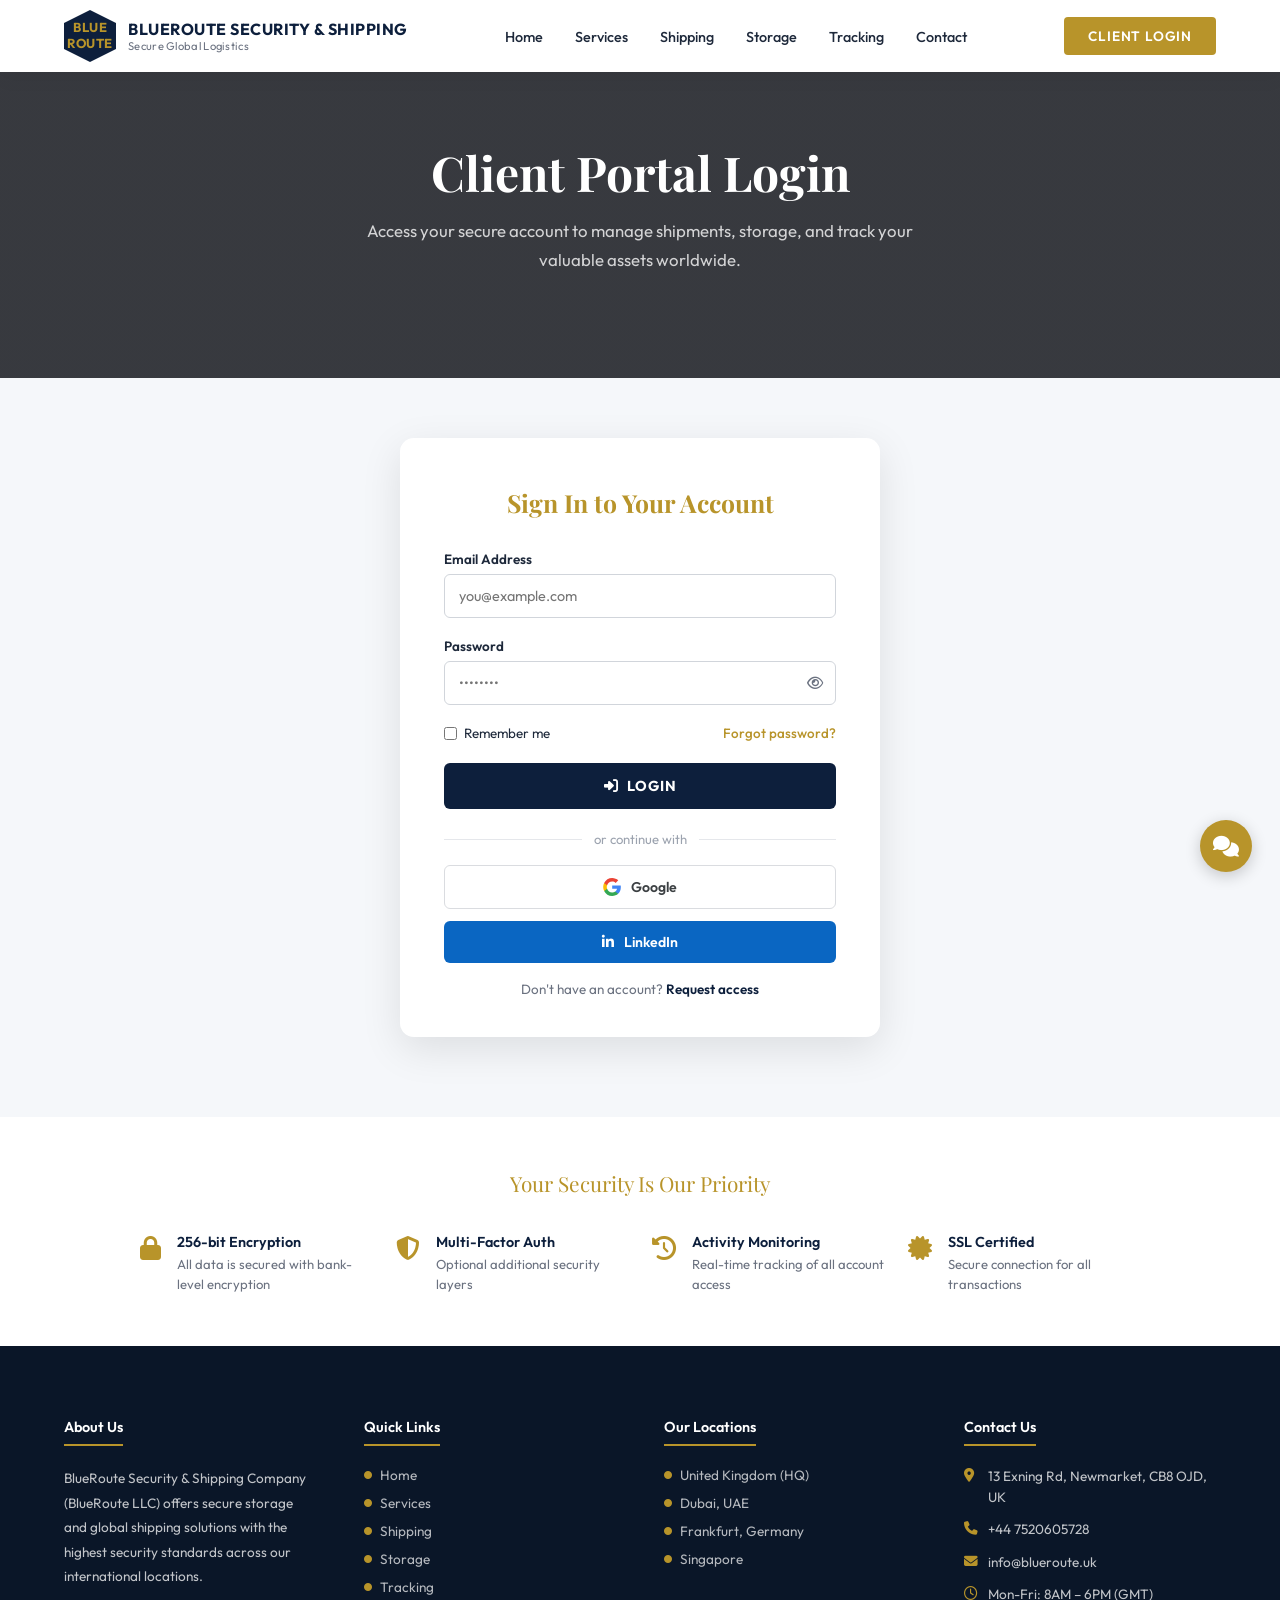
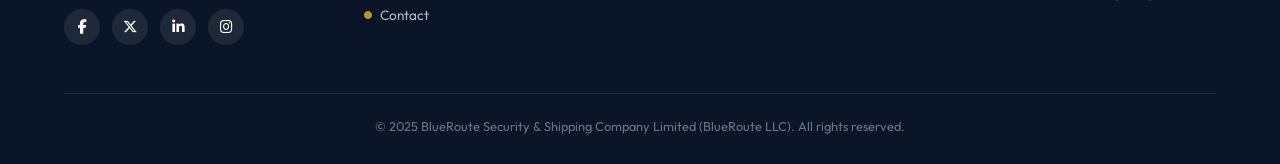
<file: login.html>
<!DOCTYPE html>
<html lang="en">
<head>
  <meta charset="UTF-8" />
  <meta name="viewport" content="width=device-width, initial-scale=1.0" />
  <title>Client Login | BlueRoute Security &amp; Shipping Company</title>

  <!-- Google Fonts -->
  <link href="https://fonts.googleapis.com/css2?family=Playfair+Display:wght@600;700&family=Outfit:wght@300;400;500;600;700&display=swap" rel="stylesheet" />

  <!-- Font Awesome -->
  <link rel="stylesheet" href="https://cdnjs.cloudflare.com/ajax/libs/font-awesome/6.5.1/css/all.min.css" />

  <!-- Shared styles -->
  <link rel="stylesheet" href="styles.css" />

  <style>
    /* ── PAGE HERO ── */
    .login-hero {
      min-height: 42vh;
      background:
        linear-gradient(rgba(8,10,16,.80), rgba(8,10,16,.80)),
        url('https://images.unsplash.com/photo-1521737711867-e3b97375f902?w=1600&auto=format&fit=crop')
        center / cover no-repeat;
      display: flex;
      align-items: center;
      justify-content: center;
      text-align: center;
      padding: 100px 5% 60px;
    }

    .login-hero h1 {
      font-family: 'Playfair Display', serif;
      font-size: clamp(2rem, 4.5vw, 3rem);
      color: var(--white);
      line-height: 1.2;
      animation: fadeUp .9s .3s ease both;
    }

    .login-hero p {
      color: rgba(255,255,255,.78);
      font-size: clamp(.9rem, 2vw, 1.05rem);
      max-width: 580px;
      margin: 16px auto 0;
      line-height: 1.7;
      animation: fadeUp .9s .5s ease both;
    }

    /* ── LOGIN SECTION ── */
    #login-section {
      padding: 60px 5% 80px;
      background: var(--gray-light);
    }

    .login-card {
      max-width: 480px;
      margin: 0 auto;
      background: var(--white);
      border-radius: 14px;
      box-shadow: 0 12px 40px rgba(0,0,0,.10);
      padding: 48px 44px 40px;
    }

    .login-card h2 {
      font-family: 'Playfair Display', serif;
      font-size: 1.55rem;
      color: var(--gold);
      text-align: center;
      margin-bottom: 32px;
    }

    /* form groups */
    .lg-group {
      margin-bottom: 20px;
    }

    .lg-group label {
      display: block;
      font-size: .84rem;
      font-weight: 600;
      color: var(--text);
      margin-bottom: 7px;
    }

    .lg-group .input-wrap {
      position: relative;
    }

    .lg-group input {
      width: 100%;
      padding: 12px 40px 12px 14px;
      border: 1px solid #d1d5db;
      border-radius: 6px;
      font-family: 'Outfit', sans-serif;
      font-size: .9rem;
      color: var(--text);
      background: var(--white);
      outline: none;
      transition: border-color .25s, box-shadow .25s;
    }

    .lg-group input:focus {
      border-color: var(--navy);
      box-shadow: 0 0 0 3px rgba(13,31,60,.07);
    }

    .lg-group input.error {
      border-color: #ef4444;
    }

    .toggle-pw {
      position: absolute;
      right: 13px;
      top: 50%;
      transform: translateY(-50%);
      background: none;
      border: none;
      cursor: pointer;
      color: var(--gray);
      font-size: .9rem;
      padding: 0;
      line-height: 1;
      transition: color .2s;
    }

    .toggle-pw:hover { color: var(--navy); }

    /* remember + forgot */
    .lg-meta {
      display: flex;
      justify-content: space-between;
      align-items: center;
      margin-bottom: 22px;
      flex-wrap: wrap;
      gap: 8px;
    }

    .lg-meta label {
      display: flex;
      align-items: center;
      gap: 7px;
      font-size: .84rem;
      color: var(--text);
      cursor: pointer;
    }

    .lg-meta a {
      font-size: .84rem;
      color: var(--gold);
      text-decoration: none;
      font-weight: 500;
      transition: color .2s;
    }

    .lg-meta a:hover { color: #a07b22; }

    /* login button */
    .btn-login-submit {
      display: block;
      width: 100%;
      padding: 14px;
      background: var(--navy);
      color: var(--white);
      border: none;
      border-radius: 6px;
      font-family: 'Outfit', sans-serif;
      font-size: .9rem;
      font-weight: 700;
      letter-spacing: 1px;
      cursor: pointer;
      transition: background .3s, transform .2s;
      margin-bottom: 22px;
    }

    .btn-login-submit:hover {
      background: var(--navy-light);
      transform: translateY(-1px);
    }

    /* or continue with divider */
    .divider {
      display: flex;
      align-items: center;
      gap: 12px;
      margin-bottom: 18px;
      color: #9ca3af;
      font-size: .82rem;
    }

    .divider::before,
    .divider::after {
      content: '';
      flex: 1;
      height: 1px;
      background: #e5e7eb;
    }

    /* Social login buttons */
    .btn-social {
      display: flex;
      align-items: center;
      justify-content: center;
      gap: 10px;
      width: 100%;
      padding: 12px 14px;
      border-radius: 6px;
      font-family: 'Outfit', sans-serif;
      font-size: .88rem;
      font-weight: 600;
      cursor: pointer;
      border: none;
      margin-bottom: 12px;
      transition: opacity .25s, transform .2s;
      text-decoration: none;
    }

    .btn-social:hover {
      opacity: .88;
      transform: translateY(-1px);
    }

    .btn-google {
      background: var(--white);
      color: #3c4043;
      border: 1px solid #dadce0;
    }

    .btn-linkedin {
      background: #0a66c2;
      color: var(--white);
    }

    /* register link */
    .register-link {
      text-align: center;
      font-size: .84rem;
      color: var(--gray);
      margin-top: 18px;
    }

    .register-link a {
      color: var(--navy);
      font-weight: 600;
      text-decoration: none;
      transition: color .2s;
    }

    .register-link a:hover { color: var(--gold); }

    /* error msg */
    .login-error {
      display: none;
      background: #fef2f2;
      border: 1px solid #fca5a5;
      color: #b91c1c;
      border-radius: 6px;
      padding: 10px 14px;
      font-size: .84rem;
      margin-bottom: 16px;
      align-items: center;
      gap: 8px;
    }

    .login-error.visible { display: flex; }

    /* ── SECURITY BADGES ── */
    #security-badges {
      padding: 52px 5%;
      background: var(--white);
    }

    .badges-title {
      text-align: center;
      font-family: 'Playfair Display', serif;
      font-size: 1.3rem;
      color: var(--gold);
      margin-bottom: 36px;
    }

    .badges-grid {
      display: grid;
      grid-template-columns: repeat(auto-fit, minmax(220px, 1fr));
      gap: 24px;
      max-width: 1000px;
      margin: 0 auto;
    }

    .badge-item {
      display: flex;
      align-items: flex-start;
      gap: 16px;
    }

    .badge-item i {
      font-size: 1.5rem;
      color: var(--gold);
      margin-top: 3px;
      flex-shrink: 0;
    }

    .badge-item h4 {
      font-size: .9rem;
      font-weight: 600;
      color: var(--navy);
      margin-bottom: 4px;
    }

    .badge-item p {
      font-size: .82rem;
      color: var(--gray);
      line-height: 1.5;
    }

    /* ── Responsive ── */
    @media (max-width: 520px) {
      .login-card { padding: 32px 22px 28px; }
      .lg-meta { flex-direction: column; align-items: flex-start; }
    }
  </style>
</head>
<body>

<!-- ══════════════════ NAVBAR ══════════════════ -->
<nav id="navbar">
  <a href="index.html" class="logo">
    <div class="logo-icon">BLUE<br>ROUTE</div>
    <div class="logo-text">
      <h1>BLUEROUTE SECURITY &amp; SHIPPING</h1>
      <p>Secure Global Logistics</p>
    </div>
  </a>
  <ul class="nav-links">
    <li><a href="index.html">Home</a></li>
    <li><a href="services.html">Services</a></li>
    <li><a href="shipping.html">Shipping</a></li>
    <li><a href="storage.html">Storage</a></li>
    <li><a href="tracking.html">Tracking</a></li>
    <li><a href="contact.html">Contact</a></li>
  </ul>
  <a href="login.html" class="btn-login active">CLIENT LOGIN</a>
  <button class="hamburger" id="hamburger" aria-label="Toggle menu">
    <span></span><span></span><span></span>
  </button>
</nav>

<!-- ══════════════════ HERO ══════════════════ -->
<div class="login-hero">
  <div>
    <h1>Client Portal Login</h1>
    <p>Access your secure account to manage shipments, storage, and track your valuable assets worldwide.</p>
  </div>
</div>

<!-- ══════════════════ LOGIN CARD ══════════════════ -->
<section id="login-section">
  <div class="login-card reveal">

    <h2>Sign In to Your Account</h2>

    <!-- Error banner -->
    <div class="login-error" id="loginError">
      <i class="fa-solid fa-circle-exclamation"></i>
      <span>Invalid email or password. Please try again.</span>
    </div>

    <!-- Email -->
    <div class="lg-group">
      <label for="lgEmail">Email Address</label>
      <div class="input-wrap">
        <input type="email" id="lgEmail" placeholder="you@example.com" autocomplete="email" />
      </div>
    </div>

    <!-- Password -->
    <div class="lg-group">
      <label for="lgPassword">Password</label>
      <div class="input-wrap">
        <input type="password" id="lgPassword" placeholder="&bull;&bull;&bull;&bull;&bull;&bull;&bull;&bull;" autocomplete="current-password" />
        <button class="toggle-pw" id="togglePw" aria-label="Show/hide password" type="button">
          <i class="fa-regular fa-eye" id="eyeIcon"></i>
        </button>
      </div>
    </div>

    <!-- Remember + Forgot -->
    <div class="lg-meta">
      <label>
        <input type="checkbox" id="rememberMe" />
        Remember me
      </label>
      <a href="#">Forgot password?</a>
    </div>

    <!-- Submit -->
    <button class="btn-login-submit" id="btnLogin">
      <i class="fa-solid fa-right-to-bracket"></i>&nbsp; LOGIN
    </button>

    <!-- Social divider -->
    <div class="divider">or continue with</div>

    <!-- Google -->
    <button class="btn-social btn-google">
      <svg width="18" height="18" viewBox="0 0 48 48" fill="none" xmlns="http://www.w3.org/2000/svg">
        <path d="M47.532 24.552c0-1.636-.132-3.2-.396-4.704H24.48v9.024h13.008c-.576 2.952-2.256 5.472-4.776 7.152v5.88h7.704c4.512-4.152 7.116-10.272 7.116-17.352z" fill="#4285F4"/>
        <path d="M24.48 48c6.48 0 11.928-2.148 15.9-5.796l-7.704-5.88c-2.148 1.44-4.896 2.292-8.196 2.292-6.3 0-11.64-4.248-13.548-9.972H3.012v6.072C6.972 42.996 15.12 48 24.48 48z" fill="#34A853"/>
        <path d="M10.932 28.644A14.44 14.44 0 0 1 10.08 24c0-1.62.276-3.192.852-4.644v-6.072H3.012A23.985 23.985 0 0 0 .48 24c0 3.888.936 7.572 2.532 10.716l7.92-6.072z" fill="#FBBC05"/>
        <path d="M24.48 9.516c3.552 0 6.732 1.224 9.24 3.612l6.888-6.888C36.396 2.388 30.948 0 24.48 0 15.12 0 6.972 5.004 3.012 13.284l7.92 6.072c1.908-5.724 7.248-9.84 13.548-9.84z" fill="#EA4335"/>
      </svg>
      Google
    </button>

    <!-- LinkedIn -->
    <button class="btn-social btn-linkedin">
      <i class="fa-brands fa-linkedin-in"></i>
      LinkedIn
    </button>

    <!-- Register -->
    <div class="register-link">
      Don't have an account? <a href="contact.html">Request access</a>
    </div>

  </div>
</section>

<!-- ══════════════════ SECURITY BADGES ══════════════════ -->
<section id="security-badges">
  <p class="badges-title">Your Security Is Our Priority</p>
  <div class="badges-grid">

    <div class="badge-item reveal">
      <i class="fa-solid fa-lock"></i>
      <div>
        <h4>256-bit Encryption</h4>
        <p>All data is secured with bank-level encryption</p>
      </div>
    </div>

    <div class="badge-item reveal">
      <i class="fa-solid fa-shield-halved"></i>
      <div>
        <h4>Multi-Factor Auth</h4>
        <p>Optional additional security layers</p>
      </div>
    </div>

    <div class="badge-item reveal">
      <i class="fa-solid fa-clock-rotate-left"></i>
      <div>
        <h4>Activity Monitoring</h4>
        <p>Real-time tracking of all account access</p>
      </div>
    </div>

    <div class="badge-item reveal">
      <i class="fa-solid fa-certificate"></i>
      <div>
        <h4>SSL Certified</h4>
        <p>Secure connection for all transactions</p>
      </div>
    </div>

  </div>
</section>

<!-- ══════════════════ FOOTER ══════════════════ -->
<footer>
  <div class="footer-grid">
    <div class="footer-col">
      <h4>About Us</h4>
      <p>BlueRoute Security &amp; Shipping Company (BlueRoute LLC) offers secure storage and global shipping solutions with the highest security standards across our international locations.</p>
      <div class="social-links">
        <a href="#" aria-label="Facebook"><i class="fa-brands fa-facebook-f"></i></a>
        <a href="#" aria-label="Twitter/X"><i class="fa-brands fa-x-twitter"></i></a>
        <a href="#" aria-label="LinkedIn"><i class="fa-brands fa-linkedin-in"></i></a>
        <a href="#" aria-label="Instagram"><i class="fa-brands fa-instagram"></i></a>
      </div>
    </div>
    <div class="footer-col">
      <h4>Quick Links</h4>
      <ul>
        <li><a href="index.html"><i class="fa-solid fa-circle"></i> Home</a></li>
        <li><a href="services.html"><i class="fa-solid fa-circle"></i> Services</a></li>
        <li><a href="shipping.html"><i class="fa-solid fa-circle"></i> Shipping</a></li>
        <li><a href="storage.html"><i class="fa-solid fa-circle"></i> Storage</a></li>
        <li><a href="tracking.html"><i class="fa-solid fa-circle"></i> Tracking</a></li>
        <li><a href="contact.html"><i class="fa-solid fa-circle"></i> Contact</a></li>
      </ul>
    </div>
    <div class="footer-col">
      <h4>Our Locations</h4>
      <ul>
        <li><a href="#"><i class="fa-solid fa-circle"></i> United Kingdom (HQ)</a></li>
        <li><a href="#"><i class="fa-solid fa-circle"></i> Dubai, UAE</a></li>
        <li><a href="#"><i class="fa-solid fa-circle"></i> Frankfurt, Germany</a></li>
        <li><a href="#"><i class="fa-solid fa-circle"></i> Singapore</a></li>
      </ul>
    </div>
    <div class="footer-col">
      <h4>Contact Us</h4>
      <div class="footer-contact">
        <span><i class="fa-solid fa-location-dot"></i> 13 Exning Rd, Newmarket, CB8 OJD, UK</span>
        <span><i class="fa-solid fa-phone"></i> +44 7520605728</span>
        <span><i class="fa-solid fa-envelope"></i> info@blueroute.uk</span>
        <span><i class="fa-regular fa-clock"></i> Mon-Fri: 8AM &ndash; 6PM (GMT)</span>
      </div>
    </div>
  </div>
  <div class="footer-bottom">
    <p>&copy; 2025 BlueRoute Security &amp; Shipping Company Limited (BlueRoute LLC). All rights reserved.</p>
  </div>
</footer>

<!-- ══════════════════ CHAT WIDGET ══════════════════ -->
<div class="chat-bubble">
  <div class="chat-popup" id="chatPopup">
    <span class="greeting"><i class="fa-solid fa-comment-dots"></i> Hi! How can we help?</span>
    <button class="chat-quick">I have a question</button>
    <button class="chat-quick">Tell me more</button>
    <button class="chat-quick">Can't find your tracking</button>
  </div>
  <button class="chat-btn" id="chatBtn" aria-label="Open chat">
    <i class="fa-solid fa-comments"></i>
  </button>
</div>

<script>
  /* ── Hamburger ── */
  const navbar    = document.getElementById('navbar');
  const hamburger = document.getElementById('hamburger');
  hamburger.addEventListener('click', () => navbar.classList.toggle('open'));

  /* ── Chat ── */
  const chatBtn   = document.getElementById('chatBtn');
  const chatPopup = document.getElementById('chatPopup');
  chatBtn.addEventListener('click', () => chatPopup.classList.toggle('open'));
  setTimeout(() => chatPopup.classList.add('open'), 2000);

  /* ── Show/hide password ── */
  const togglePw  = document.getElementById('togglePw');
  const lgPassword = document.getElementById('lgPassword');
  const eyeIcon   = document.getElementById('eyeIcon');

  togglePw.addEventListener('click', () => {
    const isHidden = lgPassword.type === 'password';
    lgPassword.type = isHidden ? 'text' : 'password';
    eyeIcon.className = isHidden ? 'fa-regular fa-eye-slash' : 'fa-regular fa-eye';
  });

  /* ── Login validation demo ── */
  document.getElementById('btnLogin').addEventListener('click', () => {
    const email = document.getElementById('lgEmail').value.trim();
    const pass  = document.getElementById('lgPassword').value.trim();
    const err   = document.getElementById('loginError');

    document.getElementById('lgEmail').classList.remove('error');
    document.getElementById('lgPassword').classList.remove('error');
    err.classList.remove('visible');

    let valid = true;
    if (!email) { document.getElementById('lgEmail').classList.add('error');    valid = false; }
    if (!pass)  { document.getElementById('lgPassword').classList.add('error'); valid = false; }

    if (!valid) return;

    // Demo: show error (in real app this would check credentials)
    err.classList.add('visible');
    err.querySelector('span').textContent = 'Invalid email or password. Please try again.';
  });

  /* ── Scroll reveal ── */
  const revealEls = document.querySelectorAll('.reveal');
  const revealObs = new IntersectionObserver(entries => {
    entries.forEach(e => {
      if (e.isIntersecting) { e.target.classList.add('visible'); revealObs.unobserve(e.target); }
    });
  }, { threshold: 0.1 });
  revealEls.forEach(el => revealObs.observe(el));

  // Stagger badge items
  document.querySelectorAll('.badges-grid .reveal').forEach((item, i) => {
    item.style.transitionDelay = `${i * 0.1}s`;
  });
</script>

</body>
</html>
</file>
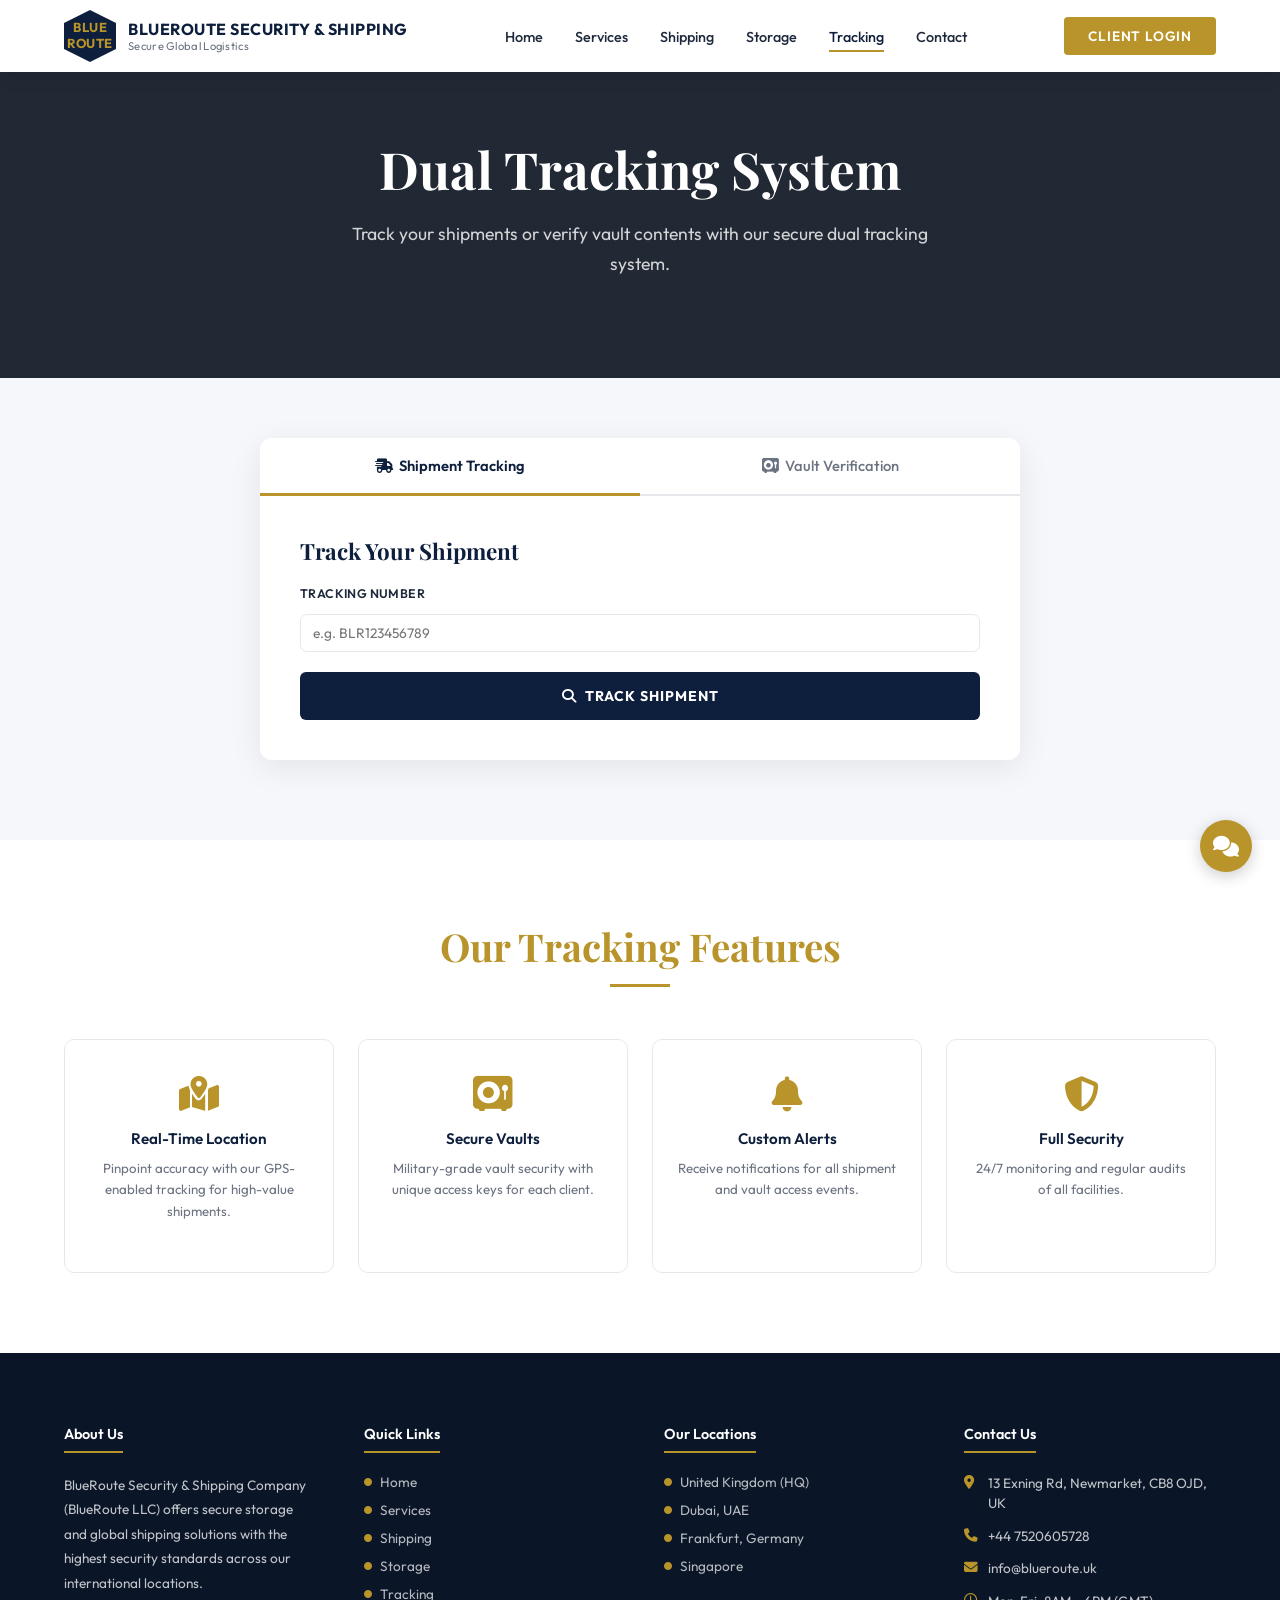
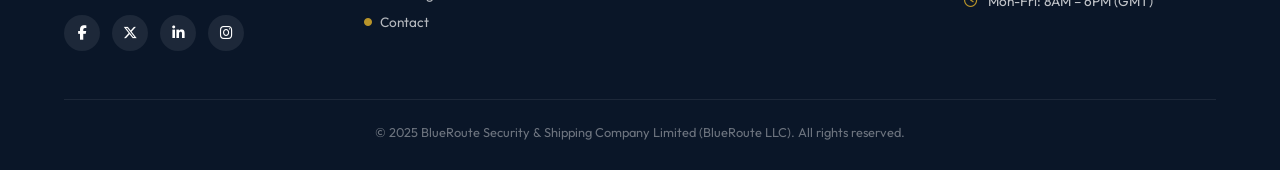
<file: tracking.html>
<!DOCTYPE html>
<html lang="en">
<head>
  <meta charset="UTF-8" />
  <meta name="viewport" content="width=device-width, initial-scale=1.0" />
  <title>Dual Tracking | BlueRoute Security &amp; Shipping Company</title>

  <!-- Google Fonts -->
  <link href="https://fonts.googleapis.com/css2?family=Playfair+Display:wght@600;700&family=Outfit:wght@300;400;500;600;700&display=swap" rel="stylesheet" />

  <!-- Font Awesome -->
  <link rel="stylesheet" href="https://cdnjs.cloudflare.com/ajax/libs/font-awesome/6.5.1/css/all.min.css" />

  <!-- Stylesheets -->
  <link rel="stylesheet" href="styles.css" />
  <link rel="stylesheet" href="tracking.css" />
</head>
<body>

<!-- ══════════════════ NAVBAR ══════════════════ -->
<nav id="navbar">
  <a href="index.html" class="logo">
    <div class="logo-icon">BLUE<br>ROUTE</div>
    <div class="logo-text">
      <h1>BLUEROUTE SECURITY &amp; SHIPPING</h1>
      <p>Secure Global Logistics</p>
    </div>
  </a>
  <ul class="nav-links">
    <li><a href="index.html">Home</a></li>
    <li><a href="services.html">Services</a></li>
    <li><a href="shipping.html">Shipping</a></li>
    <li><a href="storage.html">Storage</a></li>
    <li><a href="tracking.html" class="active">Tracking</a></li>
    <li><a href="index.html#cta">Contact</a></li>
  </ul>
  <a href="#" class="btn-login">CLIENT LOGIN</a>
  <button class="hamburger" id="hamburger" aria-label="Toggle menu">
    <span></span><span></span><span></span>
  </button>
</nav>

<!-- ══════════════════ PAGE HERO ══════════════════ -->
<div class="page-hero">
  <div>
    <h1>Dual Tracking System</h1>
    <p>Track your shipments or verify vault contents with our secure dual tracking system.</p>
  </div>
</div>

<!-- ══════════════════ TRACKER CARD ══════════════════ -->
<section id="tracker">
  <div class="tracker-card reveal">

    <!-- Tab strip -->
    <div class="tracker-tabs">
      <button class="tracker-tab active" data-ttab="shipment">
        <i class="fa-solid fa-truck-fast"></i>&nbsp; Shipment Tracking
      </button>
      <button class="tracker-tab" data-ttab="vault">
        <i class="fa-solid fa-vault"></i>&nbsp; Vault Verification
      </button>
    </div>

    <!-- ── Shipment Tracking Panel ── -->
    <div class="tracker-panel active" id="ttab-shipment">
      <h2>Track Your Shipment</h2>

      <div class="form-group">
        <label for="trackingNum">Tracking Number</label>
        <input type="text" id="trackingNum" placeholder="e.g. BLR123456789" />
      </div>

      <button class="btn-track" id="btnTrackShipment">
        <i class="fa-solid fa-magnifying-glass"></i>&nbsp; TRACK SHIPMENT
      </button>

      <!-- Demo result -->
      <div class="track-result" id="shipmentResult">
        <div class="result-header">
          <span class="ref" id="displayRef">BLR123456789</span>
          <span class="status-badge in-transit">In Transit</span>
        </div>
        <div class="result-body">
          <div class="result-meta">
            <div class="meta-item">
              <div class="meta-label">Origin</div>
              <div class="meta-value">London, UK</div>
            </div>
            <div class="meta-item">
              <div class="meta-label">Destination</div>
              <div class="meta-value">Dubai, UAE</div>
            </div>
            <div class="meta-item">
              <div class="meta-label">Service</div>
              <div class="meta-value">Secure Air Freight</div>
            </div>
            <div class="meta-item">
              <div class="meta-label">Est. Delivery</div>
              <div class="meta-value">12 Mar 2026</div>
            </div>
          </div>

          <div class="timeline">
            <div class="tl-item done">
              <div class="tl-dot"></div>
              <div class="tl-event">Shipment Collected</div>
              <div class="tl-time">08 Mar 2026 — 09:15 AM</div>
              <div class="tl-loc"><i class="fa-solid fa-location-dot"></i> Newmarket, UK</div>
            </div>
            <div class="tl-item done">
              <div class="tl-dot"></div>
              <div class="tl-event">Security Check Passed</div>
              <div class="tl-time">08 Mar 2026 — 11:30 AM</div>
              <div class="tl-loc"><i class="fa-solid fa-location-dot"></i> Heathrow Hub, UK</div>
            </div>
            <div class="tl-item active">
              <div class="tl-dot"></div>
              <div class="tl-event">In-Flight — En Route</div>
              <div class="tl-time">09 Mar 2026 — 02:45 AM</div>
              <div class="tl-loc"><i class="fa-solid fa-location-dot"></i> Airspace over Europe</div>
            </div>
            <div class="tl-item">
              <div class="tl-dot"></div>
              <div class="tl-event">Arrived at Destination Hub</div>
              <div class="tl-time">Pending</div>
              <div class="tl-loc"><i class="fa-solid fa-location-dot"></i> Dubai DIFC, UAE</div>
            </div>
            <div class="tl-item">
              <div class="tl-dot"></div>
              <div class="tl-event">Delivered &amp; Signed</div>
              <div class="tl-time">Pending</div>
              <div class="tl-loc"><i class="fa-solid fa-location-dot"></i> Recipient Address</div>
            </div>
          </div>
        </div>
      </div>
    </div>

    <!-- ── Vault Verification Panel ── -->
    <div class="tracker-panel" id="ttab-vault">
      <h2>Vault Verification</h2>

      <div class="form-group">
        <label for="vaultRef">Vault Reference Number</label>
        <input type="text" id="vaultRef" placeholder="e.g. VLT-UK-00123" />
      </div>

      <div class="form-group">
        <label for="vaultFacility">Facility</label>
        <select id="vaultFacility">
          <option value="">-- Select facility --</option>
          <option>United Kingdom (HQ) — Newmarket</option>
          <option>Dubai, UAE — DIFC</option>
          <option>Frankfurt, Germany</option>
          <option>Singapore — Raffles Place</option>
        </select>
      </div>

      <button class="btn-track" id="btnTrackVault">
        <i class="fa-solid fa-shield-halved"></i>&nbsp; VERIFY VAULT CONTENTS
      </button>

      <!-- Demo result -->
      <div class="track-result" id="vaultResult">
        <div class="result-header">
          <span class="ref" id="displayVaultRef">VLT-UK-00123</span>
          <span class="status-badge delivered">Verified</span>
        </div>
        <div class="result-body">
          <div class="result-meta">
            <div class="meta-item">
              <div class="meta-label">Facility</div>
              <div class="meta-value">Newmarket, UK</div>
            </div>
            <div class="meta-item">
              <div class="meta-label">Vault Grade</div>
              <div class="meta-value">Grade XII (EX) (CD)</div>
            </div>
            <div class="meta-item">
              <div class="meta-label">Last Audit</div>
              <div class="meta-value">01 Mar 2026</div>
            </div>
            <div class="meta-item">
              <div class="meta-label">Next Audit</div>
              <div class="meta-value">01 Apr 2026</div>
            </div>
          </div>

          <div class="timeline">
            <div class="tl-item done">
              <div class="tl-dot"></div>
              <div class="tl-event">Contents Deposited</div>
              <div class="tl-time">15 Jan 2026 — 10:00 AM</div>
              <div class="tl-loc"><i class="fa-solid fa-location-dot"></i> Vault A-12, Newmarket</div>
            </div>
            <div class="tl-item done">
              <div class="tl-dot"></div>
              <div class="tl-event">Independent Audit Completed</div>
              <div class="tl-time">01 Mar 2026 — 02:00 PM</div>
              <div class="tl-loc"><i class="fa-solid fa-location-dot"></i> Vault A-12, Newmarket</div>
            </div>
            <div class="tl-item active">
              <div class="tl-dot"></div>
              <div class="tl-event">Contents Verified — Intact</div>
              <div class="tl-time">09 Mar 2026 — 09:00 AM</div>
              <div class="tl-loc"><i class="fa-solid fa-location-dot"></i> Vault A-12, Newmarket</div>
            </div>
            <div class="tl-item">
              <div class="tl-dot"></div>
              <div class="tl-event">Next Scheduled Audit</div>
              <div class="tl-time">01 Apr 2026</div>
              <div class="tl-loc"><i class="fa-solid fa-location-dot"></i> Vault A-12, Newmarket</div>
            </div>
          </div>
        </div>
      </div>
    </div>

  </div>
</section>

<!-- ══════════════════ TRACKING FEATURES ══════════════════ -->
<section id="features">
  <div class="features-title reveal">
    <h2>Our Tracking Features</h2>
    <div class="underline"></div>
  </div>

  <div class="features-grid">

    <div class="feature-card reveal">
      <i class="fa-solid fa-map-location-dot fc-icon"></i>
      <h3>Real-Time Location</h3>
      <p>Pinpoint accuracy with our GPS-enabled tracking for high-value shipments.</p>
    </div>

    <div class="feature-card reveal">
      <i class="fa-solid fa-vault fc-icon"></i>
      <h3>Secure Vaults</h3>
      <p>Military-grade vault security with unique access keys for each client.</p>
    </div>

    <div class="feature-card reveal">
      <i class="fa-solid fa-bell fc-icon"></i>
      <h3>Custom Alerts</h3>
      <p>Receive notifications for all shipment and vault access events.</p>
    </div>

    <div class="feature-card reveal">
      <i class="fa-solid fa-shield-halved fc-icon"></i>
      <h3>Full Security</h3>
      <p>24/7 monitoring and regular audits of all facilities.</p>
    </div>

  </div>
</section>

<!-- ══════════════════ FOOTER ══════════════════ -->
<footer>
  <div class="footer-grid">
    <div class="footer-col">
      <h4>About Us</h4>
      <p>BlueRoute Security &amp; Shipping Company (BlueRoute LLC) offers secure storage and global shipping solutions with the highest security standards across our international locations.</p>
      <div class="social-links">
        <a href="#" aria-label="Facebook"><i class="fa-brands fa-facebook-f"></i></a>
        <a href="#" aria-label="Twitter/X"><i class="fa-brands fa-x-twitter"></i></a>
        <a href="#" aria-label="LinkedIn"><i class="fa-brands fa-linkedin-in"></i></a>
        <a href="#" aria-label="Instagram"><i class="fa-brands fa-instagram"></i></a>
      </div>
    </div>
    <div class="footer-col">
      <h4>Quick Links</h4>
      <ul>
        <li><a href="index.html"><i class="fa-solid fa-circle"></i> Home</a></li>
        <li><a href="services.html"><i class="fa-solid fa-circle"></i> Services</a></li>
        <li><a href="shipping.html"><i class="fa-solid fa-circle"></i> Shipping</a></li>
        <li><a href="storage.html"><i class="fa-solid fa-circle"></i> Storage</a></li>
        <li><a href="tracking.html"><i class="fa-solid fa-circle"></i> Tracking</a></li>
        <li><a href="index.html#cta"><i class="fa-solid fa-circle"></i> Contact</a></li>
      </ul>
    </div>
    <div class="footer-col">
      <h4>Our Locations</h4>
      <ul>
        <li><a href="#"><i class="fa-solid fa-circle"></i> United Kingdom (HQ)</a></li>
        <li><a href="#"><i class="fa-solid fa-circle"></i> Dubai, UAE</a></li>
        <li><a href="#"><i class="fa-solid fa-circle"></i> Frankfurt, Germany</a></li>
        <li><a href="#"><i class="fa-solid fa-circle"></i> Singapore</a></li>
      </ul>
    </div>
    <div class="footer-col">
      <h4>Contact Us</h4>
      <div class="footer-contact">
        <span><i class="fa-solid fa-location-dot"></i> 13 Exning Rd, Newmarket, CB8 OJD, UK</span>
        <span><i class="fa-solid fa-phone"></i> +44 7520605728</span>
        <span><i class="fa-solid fa-envelope"></i> info@blueroute.uk</span>
        <span><i class="fa-regular fa-clock"></i> Mon-Fri: 8AM &ndash; 6PM (GMT)</span>
      </div>
    </div>
  </div>
  <div class="footer-bottom">
    <p>&copy; 2025 BlueRoute Security &amp; Shipping Company Limited (BlueRoute LLC). All rights reserved.</p>
  </div>
</footer>

<!-- ══════════════════ CHAT WIDGET ══════════════════ -->
<div class="chat-bubble">
  <div class="chat-popup" id="chatPopup">
    <span class="greeting"><i class="fa-solid fa-comment-dots"></i> Hi! How can we help?</span>
    <button class="chat-quick">I have a question</button>
    <button class="chat-quick">Tell me more</button>
    <button class="chat-quick">Can't find your tracking</button>
  </div>
  <button class="chat-btn" id="chatBtn" aria-label="Open chat">
    <i class="fa-solid fa-comments"></i>
  </button>
</div>

<script>
  // Hamburger
  const navbar    = document.getElementById('navbar');
  const hamburger = document.getElementById('hamburger');
  hamburger.addEventListener('click', () => navbar.classList.toggle('open'));

  // Chat
  const chatBtn   = document.getElementById('chatBtn');
  const chatPopup = document.getElementById('chatPopup');
  chatBtn.addEventListener('click', () => chatPopup.classList.toggle('open'));
  setTimeout(() => chatPopup.classList.add('open'), 2000);

  // Tracker tabs
  const ttabBtns   = document.querySelectorAll('.tracker-tab');
  const ttabPanels = document.querySelectorAll('.tracker-panel');

  ttabBtns.forEach(btn => {
    btn.addEventListener('click', () => {
      const target = btn.dataset.ttab;
      ttabBtns.forEach(b => b.classList.remove('active'));
      ttabPanels.forEach(p => p.classList.remove('active'));
      btn.classList.add('active');
      document.getElementById('ttab-' + target).classList.add('active');
    });
  });

  // Shipment tracking demo
  document.getElementById('btnTrackShipment').addEventListener('click', () => {
    const num = document.getElementById('trackingNum').value.trim();
    if (!num) {
      document.getElementById('trackingNum').focus();
      return;
    }
    document.getElementById('displayRef').textContent = num.toUpperCase();
    const result = document.getElementById('shipmentResult');
    result.classList.remove('visible');
    void result.offsetWidth; // reflow to restart animation
    result.classList.add('visible');
    result.scrollIntoView({ behavior: 'smooth', block: 'nearest' });
  });

  // Vault verification demo
  document.getElementById('btnTrackVault').addEventListener('click', () => {
    const ref = document.getElementById('vaultRef').value.trim();
    if (!ref) {
      document.getElementById('vaultRef').focus();
      return;
    }
    document.getElementById('displayVaultRef').textContent = ref.toUpperCase();
    const result = document.getElementById('vaultResult');
    result.classList.remove('visible');
    void result.offsetWidth;
    result.classList.add('visible');
    result.scrollIntoView({ behavior: 'smooth', block: 'nearest' });
  });

  // Scroll reveal
  const revealEls = document.querySelectorAll('.reveal');
  const revealObs = new IntersectionObserver(entries => {
    entries.forEach(e => {
      if (e.isIntersecting) { e.target.classList.add('visible'); revealObs.unobserve(e.target); }
    });
  }, { threshold: 0.1 });
  revealEls.forEach(el => revealObs.observe(el));

  // Stagger feature cards
  document.querySelectorAll('.features-grid .reveal').forEach((card, i) => {
    card.style.transitionDelay = `${i * 0.1}s`;
  });
</script>

</body>
</html>
</file>
<file: styles.css>
/* ══════════════════════════════════════════
   PLATINUM SECURITY & SHIPPING — styles.css
   ══════════════════════════════════════════ */

/* ── RESET & VARIABLES ── */
*, *::before, *::after {
  box-sizing: border-box;
  margin: 0;
  padding: 0;
}

:root {
  --navy:       #0d1f3c;
  --navy-light: #1a3260;
  --gold:       #b8942a;
  --gold-light: #d4ab3f;
  --white:      #ffffff;
  --gray-light: #f5f7fa;
  --gray:       #6b7280;
  --text:       #1e293b;
}

html {
  scroll-behavior: smooth;
}

body {
  font-family: 'Outfit', sans-serif;
  color: var(--text);
  overflow-x: hidden;
}

/* ── KEYFRAME ANIMATIONS ── */
@keyframes slideDown {
  from { transform: translateY(-100%); opacity: 0; }
  to   { transform: translateY(0);     opacity: 1; }
}

@keyframes fadeUp {
  from { opacity: 0; transform: translateY(30px); }
  to   { opacity: 1; transform: translateY(0);    }
}

@keyframes fadeIn {
  from { opacity: 0; }
  to   { opacity: 1; }
}

/* ══════════════════
   NAVBAR
══════════════════ */
nav {
  position: fixed;
  top: 0; left: 0; right: 0;
  z-index: 1000;
  background: var(--white);
  box-shadow: 0 2px 20px rgba(0, 0, 0, .08);
  display: flex;
  align-items: center;
  justify-content: space-between;
  padding: 0 5%;
  height: 72px;
  animation: slideDown .6s ease both;
}

/* Logo */
.logo {
  display: flex;
  align-items: center;
  gap: 12px;
  text-decoration: none;
}

.logo-icon {
  width: 52px;
  height: 52px;
  background: var(--navy);
  clip-path: polygon(50% 0%, 100% 25%, 100% 75%, 50% 100%, 0% 75%, 0% 25%);
  display: flex;
  align-items: center;
  justify-content: center;
  color: var(--gold);
  font-weight: 700;
  font-size: 13px;
  text-align: center;
  letter-spacing: .5px;
  line-height: 1.2;
  padding: 8px;
}

.logo-text h1 {
  font-family: 'Outfit', sans-serif;
  font-size: 1rem;
  font-weight: 700;
  color: var(--navy);
  letter-spacing: .5px;
}

.logo-text p {
  font-size: .7rem;
  color: var(--gray);
  letter-spacing: .3px;
}

/* Nav Links */
.nav-links {
  display: flex;
  gap: 32px;
  list-style: none;
}

.nav-links a {
  text-decoration: none;
  color: var(--text);
  font-size: .9rem;
  font-weight: 500;
  padding-bottom: 4px;
  border-bottom: 2px solid transparent;
  transition: all .3s;
}

.nav-links a:hover,
.nav-links a.active {
  color: var(--navy);
  border-bottom-color: var(--gold);
}

/* Buttons */
.btn-login {
  background: var(--gold);
  color: var(--white);
  padding: 10px 24px;
  border: none;
  border-radius: 4px;
  font-family: 'Outfit', sans-serif;
  font-size: .85rem;
  font-weight: 600;
  letter-spacing: .8px;
  cursor: pointer;
  text-decoration: none;
  transition: background .3s, transform .2s;
}

.btn-login:hover {
  background: var(--gold-light);
  transform: translateY(-1px);
}

/* Hamburger */
.hamburger {
  display: none;
  flex-direction: column;
  gap: 5px;
  cursor: pointer;
  background: none;
  border: none;
}

.hamburger span {
  width: 24px;
  height: 2px;
  background: var(--navy);
  transition: .3s;
  display: block;
}

/* ══════════════════
   HERO
══════════════════ */
.hero {
  min-height: 100vh;
  background:
    linear-gradient(rgba(10, 20, 50, .65), rgba(10, 20, 50, .65)),
    url('https://images.unsplash.com/photo-1521737711867-e3b97375f902?w=1600&auto=format&fit=crop')
    center / cover no-repeat;
  display: flex;
  align-items: center;
  justify-content: center;
  text-align: center;
  padding: 0 5%;
  position: relative;
  overflow: hidden;
}

.hero::before {
  content: '';
  position: absolute;
  inset: 0;
  background: radial-gradient(ellipse at 60% 50%, rgba(184, 148, 42, .15) 0%, transparent 60%);
}

.hero-content {
  position: relative;
  z-index: 1;
  max-width: 700px;
}

.hero-content h2 {
  font-family: 'Playfair Display', serif;
  font-size: clamp(2.2rem, 5vw, 3.8rem);
  color: var(--white);
  line-height: 1.2;
  animation: fadeUp .9s .3s ease both;
}

.hero-content p {
  color: rgba(255, 255, 255, .85);
  font-size: clamp(.95rem, 2vw, 1.1rem);
  margin: 24px 0 40px;
  line-height: 1.7;
  animation: fadeUp .9s .5s ease both;
}

.hero-btns {
  display: flex;
  gap: 16px;
  justify-content: center;
  flex-wrap: wrap;
  animation: fadeUp .9s .7s ease both;
}

.btn-primary {
  background: var(--navy);
  color: var(--white);
  padding: 14px 32px;
  text-decoration: none;
  font-size: .85rem;
  font-weight: 600;
  letter-spacing: 1px;
  border-radius: 3px;
  transition: all .3s;
}

.btn-primary:hover {
  background: var(--navy-light);
  transform: translateY(-2px);
  box-shadow: 0 8px 20px rgba(0, 0, 0, .3);
}

.btn-outline {
  border: 2px solid rgba(255, 255, 255, .6);
  color: var(--white);
  padding: 14px 32px;
  text-decoration: none;
  font-size: .85rem;
  font-weight: 600;
  letter-spacing: 1px;
  border-radius: 3px;
  transition: all .3s;
}

.btn-outline:hover {
  border-color: var(--gold);
  color: var(--gold);
  transform: translateY(-2px);
}

/* ══════════════════
   SHARED SECTION STYLES
══════════════════ */
section {
  padding: 90px 5%;
}

.section-title {
  text-align: center;
  margin-bottom: 60px;
}

.section-title h2 {
  font-family: 'Playfair Display', serif;
  font-size: clamp(1.8rem, 3vw, 2.6rem);
  color: var(--navy);
}

.section-title .underline {
  width: 60px;
  height: 3px;
  background: var(--gold);
  margin: 12px auto 0;
}

.section-title p {
  color: var(--gray);
  margin-top: 16px;
  max-width: 600px;
  margin-left: auto;
  margin-right: auto;
  line-height: 1.7;
}

/* ══════════════════
   SERVICES
══════════════════ */
#services {
  background: var(--gray-light);
}

.services-grid {
  display: grid;
  grid-template-columns: repeat(auto-fit, minmax(280px, 1fr));
  gap: 32px;
}

.service-card {
  background: var(--white);
  border-radius: 8px;
  overflow: hidden;
  box-shadow: 0 4px 20px rgba(0, 0, 0, .06);
  transition: transform .3s, box-shadow .3s;
}

.service-card:hover {
  transform: translateY(-6px);
  box-shadow: 0 12px 36px rgba(0, 0, 0, .12);
}

.service-card img {
  width: 100%;
  height: 200px;
  object-fit: cover;
}

.service-card-body {
  padding: 28px;
}

.service-card-body h3 {
  color: var(--gold);
  font-size: 1.1rem;
  font-weight: 600;
  margin-bottom: 10px;
}

.service-card-body p {
  color: var(--gray);
  font-size: .9rem;
  line-height: 1.6;
  margin-bottom: 16px;
}

.service-card-body ul {
  list-style: none;
  display: flex;
  flex-direction: column;
  gap: 6px;
  margin-bottom: 24px;
}

.service-card-body ul li {
  font-size: .88rem;
  color: var(--text);
  display: flex;
  align-items: center;
  gap: 8px;
}

.service-card-body ul li i {
  color: var(--navy);
  font-size: .8rem;
  flex-shrink: 0;
}

.btn-dark {
  display: inline-block;
  background: var(--navy);
  color: var(--white);
  padding: 10px 24px;
  border-radius: 3px;
  font-size: .82rem;
  font-weight: 600;
  letter-spacing: .8px;
  text-decoration: none;
  transition: background .3s;
}

.btn-dark:hover {
  background: var(--navy-light);
}

/* ══════════════════
   LOCATIONS
══════════════════ */
#locations {
  background: var(--white);
}

.locations-grid {
  display: grid;
  grid-template-columns: repeat(auto-fit, minmax(220px, 1fr));
  gap: 24px;
}

.location-card {
  border: 1px solid #e5e7eb;
  border-radius: 8px;
  padding: 32px 24px;
  text-align: center;
  transition: box-shadow .3s, transform .3s;
}

.location-card:hover {
  box-shadow: 0 8px 28px rgba(0, 0, 0, .1);
  transform: translateY(-4px);
}

.location-card .flag {
  font-size: 3rem;
  margin-bottom: 16px;
  display: block;
}

.location-card h3 {
  font-size: 1.05rem;
  font-weight: 700;
  color: var(--navy);
  margin-bottom: 4px;
}

.location-card .role {
  font-size: .82rem;
  color: var(--gray);
  margin-bottom: 20px;
  line-height: 1.4;
}

.location-card .info {
  display: flex;
  flex-direction: column;
  gap: 8px;
  text-align: left;
}

.location-card .info span {
  font-size: .82rem;
  color: var(--text);
  display: flex;
  align-items: flex-start;
  gap: 8px;
  line-height: 1.4;
}

.location-card .info span i {
  color: var(--gold);
  margin-top: 2px;
  flex-shrink: 0;
}

/* ══════════════════
   VAULT
══════════════════ */
#vault {
  background:
    linear-gradient(rgba(0, 0, 0, .82), rgba(0, 0, 0, .82)),
    url('https://images.unsplash.com/photo-1558618666-fcd25c85cd64?w=1600&auto=format&fit=crop')
    center / cover fixed;
  color: var(--white);
}

#vault .section-title h2 {
  color: var(--white);
}

.vault-grid {
  display: grid;
  grid-template-columns: repeat(auto-fit, minmax(200px, 1fr));
  gap: 24px;
}

.vault-card {
  background: rgba(255, 255, 255, .07);
  border: 1px solid rgba(255, 255, 255, .1);
  border-radius: 8px;
  padding: 36px 24px;
  text-align: center;
  transition: background .3s, transform .3s;
}

.vault-card:hover {
  background: rgba(255, 255, 255, .12);
  transform: translateY(-4px);
}

.vault-card .vault-icon {
  font-size: 2.2rem;
  color: var(--gold);
  margin-bottom: 16px;
  display: block;
}

.vault-card h3 {
  font-weight: 600;
  font-size: 1rem;
  margin-bottom: 10px;
}

.vault-card p {
  font-size: .85rem;
  color: rgba(255, 255, 255, .7);
  line-height: 1.6;
}

/* ══════════════════
   ABOUT
══════════════════ */
#about {
  background: var(--gray-light);
}

.about-grid {
  display: grid;
  grid-template-columns: 1fr 1fr;
  gap: 64px;
  align-items: center;
}

.about-img img {
  width: 100%;
  border-radius: 8px;
  box-shadow: 0 16px 48px rgba(0, 0, 0, .15);
}

.about-content h2 {
  font-family: 'Playfair Display', serif;
  font-size: clamp(1.6rem, 2.5vw, 2.2rem);
  color: var(--navy);
  margin-bottom: 20px;
}

.about-content p {
  color: var(--gray);
  line-height: 1.8;
  margin-bottom: 16px;
  font-size: .95rem;
}

.stats {
  display: flex;
  gap: 40px;
  margin-top: 36px;
}

.stat {
  text-align: center;
}

.stat .num {
  font-family: 'Playfair Display', serif;
  font-size: 2.4rem;
  color: var(--navy);
  font-weight: 700;
}

.stat .label {
  font-size: .8rem;
  color: var(--gray);
  margin-top: 4px;
}

/* ══════════════════
   TESTIMONIALS
══════════════════ */
#testimonials {
  background: var(--white);
}

.testimonial-wrapper {
  max-width: 720px;
  margin: 0 auto;
  position: relative;
}

.testimonial {
  border: 1px solid #e5e7eb;
  border-radius: 8px;
  padding: 48px 48px 36px;
  display: none;
  animation: fadeIn .5s ease;
}

.testimonial.active {
  display: block;
}

.testimonial blockquote {
  font-style: italic;
  color: var(--text);
  font-size: 1.05rem;
  line-height: 1.7;
  margin-bottom: 28px;
}

.testimonial-author {
  display: flex;
  align-items: center;
  gap: 16px;
}

.author-avatar {
  width: 52px;
  height: 52px;
  border-radius: 50%;
  background: var(--navy-light);
  display: flex;
  align-items: center;
  justify-content: center;
  color: var(--white);
  font-size: 1rem;
  font-weight: 700;
  flex-shrink: 0;
}

.author-name {
  font-weight: 600;
  color: var(--gold);
  font-size: .95rem;
}

.author-role {
  font-size: .8rem;
  color: var(--gray);
}

.testimonial-dots {
  display: flex;
  justify-content: center;
  gap: 8px;
  margin-top: 28px;
}

.dot {
  width: 10px;
  height: 10px;
  border-radius: 50%;
  background: #d1d5db;
  cursor: pointer;
  border: none;
  transition: background .3s;
}

.dot.active {
  background: var(--gold);
}

/* ══════════════════
   CTA
══════════════════ */
#cta {
  background: linear-gradient(135deg, var(--navy) 0%, var(--navy-light) 100%);
  color: var(--white);
  text-align: center;
  padding: 100px 5%;
}

#cta h2 {
  font-family: 'Playfair Display', serif;
  font-size: clamp(1.8rem, 3.5vw, 3rem);
  margin-bottom: 20px;
}

#cta p {
  color: rgba(255, 255, 255, .75);
  font-size: 1rem;
  margin-bottom: 40px;
  max-width: 560px;
  margin-left: auto;
  margin-right: auto;
  line-height: 1.7;
}

.btn-cta {
  display: inline-block;
  background: var(--gold);
  color: var(--white);
  padding: 16px 40px;
  border-radius: 4px;
  font-size: .9rem;
  font-weight: 700;
  letter-spacing: 1px;
  text-decoration: none;
  transition: all .3s;
}

.btn-cta:hover {
  background: var(--gold-light);
  transform: translateY(-3px);
  box-shadow: 0 12px 32px rgba(0, 0, 0, .3);
}

/* ══════════════════
   FOOTER
══════════════════ */
footer {
  background: #0a1628;
  color: rgba(255, 255, 255, .75);
  padding: 70px 5% 30px;
}

.footer-grid {
  display: grid;
  grid-template-columns: repeat(auto-fit, minmax(200px, 1fr));
  gap: 48px;
  margin-bottom: 48px;
}

.footer-col h4 {
  color: var(--white);
  font-size: .9rem;
  font-weight: 600;
  margin-bottom: 20px;
  padding-bottom: 8px;
  border-bottom: 2px solid var(--gold);
  display: inline-block;
}

.footer-col > p {
  font-size: .85rem;
  line-height: 1.8;
}

.footer-col ul {
  list-style: none;
  display: flex;
  flex-direction: column;
  gap: 10px;
}

.footer-col ul li a {
  color: rgba(255, 255, 255, .7);
  text-decoration: none;
  font-size: .85rem;
  transition: color .3s;
  display: flex;
  align-items: center;
  gap: 8px;
}

.footer-col ul li a i {
  color: var(--gold);
  font-size: .5rem;
}

.footer-col ul li a:hover {
  color: var(--gold);
}

.footer-contact {
  display: flex;
  flex-direction: column;
  gap: 12px;
}

.footer-contact span {
  font-size: .85rem;
  display: flex;
  align-items: flex-start;
  gap: 10px;
  line-height: 1.5;
}

.footer-contact span i {
  color: var(--gold);
  margin-top: 3px;
  flex-shrink: 0;
  width: 14px;
}

.social-links {
  display: flex;
  gap: 12px;
  margin-top: 20px;
}

.social-links a {
  width: 36px;
  height: 36px;
  border-radius: 50%;
  background: rgba(255, 255, 255, .08);
  display: flex;
  align-items: center;
  justify-content: center;
  color: var(--white);
  text-decoration: none;
  font-size: .9rem;
  transition: background .3s, color .3s;
}

.social-links a:hover {
  background: var(--gold);
}

.footer-bottom {
  border-top: 1px solid rgba(255, 255, 255, .08);
  padding-top: 24px;
  text-align: center;
  font-size: .8rem;
  color: rgba(255, 255, 255, .4);
}

/* ══════════════════
   CHAT WIDGET
══════════════════ */
.chat-bubble {
  position: fixed;
  bottom: 28px;
  right: 28px;
  z-index: 999;
}

.chat-btn {
  width: 52px;
  height: 52px;
  border-radius: 50%;
  background: var(--gold);
  border: none;
  cursor: pointer;
  display: flex;
  align-items: center;
  justify-content: center;
  font-size: 1.3rem;
  box-shadow: 0 4px 16px rgba(0, 0, 0, .2);
  transition: transform .3s;
  color: var(--white);
}

.chat-btn:hover {
  transform: scale(1.1);
}

.chat-popup {
  position: absolute;
  bottom: 64px;
  right: 0;
  background: var(--white);
  border-radius: 12px;
  padding: 16px 20px;
  box-shadow: 0 8px 32px rgba(0, 0, 0, .15);
  min-width: 220px;
  display: none;
  flex-direction: column;
  gap: 10px;
}

.chat-popup.open {
  display: flex;
}

.chat-popup .greeting {
  font-size: .9rem;
  font-weight: 500;
  margin-bottom: 4px;
  display: flex;
  align-items: center;
  gap: 8px;
}

.chat-popup .greeting i {
  color: var(--gold);
}

.chat-quick {
  background: none;
  border: 1px solid var(--gold);
  color: var(--gold);
  padding: 7px 14px;
  border-radius: 20px;
  font-size: .8rem;
  cursor: pointer;
  text-align: left;
  font-family: 'Outfit', sans-serif;
  transition: all .3s;
}

.chat-quick:hover {
  background: var(--gold);
  color: var(--white);
}

/* ══════════════════
   SCROLL REVEAL
══════════════════ */
.reveal {
  opacity: 0;
  transform: translateY(40px);
  transition: opacity .7s ease, transform .7s ease;
}

.reveal.visible {
  opacity: 1;
  transform: translateY(0);
}

/* ══════════════════
   RESPONSIVE
══════════════════ */
@media (max-width: 900px) {
  .about-grid {
    grid-template-columns: 1fr;
  }

  .stats {
    justify-content: center;
  }
}

@media (max-width: 700px) {
  .nav-links,
  .btn-login {
    display: none;
  }

  .hamburger {
    display: flex;
  }

  nav.open .nav-links {
    display: flex;
    flex-direction: column;
    position: absolute;
    top: 72px;
    left: 0;
    right: 0;
    background: var(--white);
    padding: 24px 5%;
    box-shadow: 0 8px 20px rgba(0, 0, 0, .08);
    gap: 20px;
  }

  nav.open .btn-login {
    display: block;
    margin: 0 5% 16px;
  }

  .hero-btns {
    flex-direction: column;
    align-items: center;
  }

  .testimonial {
    padding: 32px 24px 24px;
  }

  .stats {
    flex-wrap: wrap;
    gap: 24px;
  }
}

/* ══════════════════════════════════════════
   PLATINUM — services.css  (page-specific)
   ══════════════════════════════════════════ */

/* ── PAGE HERO (shorter than homepage) ── */
.page-hero {
  min-height: 42vh;
  background:
    linear-gradient(rgba(30, 35, 40, .78), rgba(30, 35, 40, .78)),
    url('https://images.unsplash.com/photo-1565514020179-026b92b84bb6?w=1600&auto=format&fit=crop')
    center / cover no-repeat;
  display: flex;
  align-items: center;
  justify-content: center;
  text-align: center;
  padding: 100px 5% 60px;
}

.page-hero h1 {
  font-family: 'Playfair Display', serif;
  font-size: clamp(2rem, 4.5vw, 3.2rem);
  color: var(--white);
  line-height: 1.2;
  animation: fadeUp .9s .3s ease both;
}

.page-hero p {
  color: rgba(255, 255, 255, .8);
  font-size: clamp(.95rem, 2vw, 1.1rem);
  max-width: 620px;
  margin: 18px auto 0;
  line-height: 1.7;
  animation: fadeUp .9s .5s ease both;
}

/* ── TAB BAR ── */
.tab-bar {
  background: var(--white);
  padding: 28px 5%;
  display: flex;
  justify-content: center;
  gap: 12px;
  flex-wrap: wrap;
  position: sticky;
  top: 72px;
  z-index: 100;
  box-shadow: 0 2px 12px rgba(0, 0, 0, .06);
}

.tab-btn {
  padding: 10px 26px;
  border-radius: 30px;
  border: 2px solid #e5e7eb;
  background: var(--white);
  color: var(--text);
  font-family: 'Outfit', sans-serif;
  font-size: .88rem;
  font-weight: 500;
  cursor: pointer;
  transition: all .25s;
}

.tab-btn:hover {
  border-color: var(--navy);
  color: var(--navy);
}

.tab-btn.active {
  background: var(--navy);
  border-color: var(--navy);
  color: var(--white);
}

/* ── TAB PANELS ── */
.tab-panel {
  display: none;
  padding: 70px 5%;
  animation: fadeIn .4s ease;
}

.tab-panel.active {
  display: block;
}

/* ── PANEL TITLE ── */
.panel-title {
  text-align: center;
  margin-bottom: 54px;
}

.panel-title h2 {
  font-family: 'Playfair Display', serif;
  font-size: clamp(1.8rem, 3vw, 2.5rem);
  color: var(--gold);
}

.panel-title .underline {
  width: 60px;
  height: 3px;
  background: var(--gold);
  margin: 12px auto 0;
}

/* ── SERVICE FEATURE CARDS (3 cols) ── */
.feature-grid {
  display: grid;
  grid-template-columns: repeat(auto-fit, minmax(260px, 1fr));
  gap: 28px;
  margin-bottom: 64px;
}

.feature-card {
  background: var(--white);
  border: 1px solid #e5e7eb;
  border-radius: 10px;
  padding: 36px 28px;
  transition: box-shadow .3s, transform .3s;
}

.feature-card:hover {
  box-shadow: 0 10px 32px rgba(0, 0, 0, .1);
  transform: translateY(-4px);
}

.feature-card .fc-icon {
  font-size: 2rem;
  color: var(--gold);
  margin-bottom: 18px;
  display: block;
}

.feature-card h3 {
  font-size: 1.05rem;
  font-weight: 600;
  color: var(--navy);
  margin-bottom: 10px;
}

.feature-card > p {
  color: var(--gray);
  font-size: .88rem;
  line-height: 1.6;
  margin-bottom: 14px;
}

.feature-card ul {
  list-style: none;
  display: flex;
  flex-direction: column;
  gap: 7px;
}

.feature-card ul li {
  font-size: .85rem;
  color: var(--text);
  display: flex;
  align-items: flex-start;
  gap: 8px;
}

.feature-card ul li i {
  color: var(--gold);
  margin-top: 3px;
  flex-shrink: 0;
}

/* ── PRICING TABLE ── */
.pricing-section {
  margin-top: 12px;
}

.pricing-section h3 {
  font-size: 1.2rem;
  font-weight: 600;
  color: var(--navy);
  margin-bottom: 20px;
}

.pricing-table {
  width: 100%;
  border-collapse: collapse;
  border-radius: 8px;
  overflow: hidden;
  box-shadow: 0 4px 16px rgba(0, 0, 0, .07);
}

.pricing-table thead tr {
  background: var(--navy);
  color: var(--white);
}

.pricing-table thead th {
  padding: 16px 20px;
  text-align: left;
  font-size: .88rem;
  font-weight: 600;
  letter-spacing: .4px;
}

.pricing-table tbody tr {
  border-bottom: 1px solid #f0f0f0;
  transition: background .2s;
}

.pricing-table tbody tr:last-child {
  border-bottom: none;
}

.pricing-table tbody tr:nth-child(even) {
  background: var(--gray-light);
}

.pricing-table tbody tr:hover {
  background: #eef2ff;
}

.pricing-table tbody td {
  padding: 15px 20px;
  font-size: .88rem;
  color: var(--text);
}

.pricing-table tbody td:last-child {
  font-weight: 600;
  color: var(--navy);
}

/* ── CTA BANNER ── */
.services-cta {
  background:
    linear-gradient(rgba(10, 20, 60, .82), rgba(10, 20, 60, .82)),
    url('https://images.unsplash.com/photo-1494412574643-ff11b0a5c1c3?w=1600&auto=format&fit=crop')
    center / cover no-repeat;
  padding: 90px 5%;
  text-align: center;
  color: var(--white);
}

.services-cta h2 {
  font-family: 'Playfair Display', serif;
  font-size: clamp(1.8rem, 3vw, 2.6rem);
  margin-bottom: 16px;
}

.services-cta p {
  color: rgba(255, 255, 255, .8);
  font-size: 1rem;
  margin-bottom: 32px;
  max-width: 540px;
  margin-left: auto;
  margin-right: auto;
}

.btn-consult {
  display: inline-block;
  border: 2px solid var(--white);
  color: var(--white);
  padding: 13px 36px;
  border-radius: 3px;
  font-size: .85rem;
  font-weight: 700;
  letter-spacing: 1.2px;
  text-decoration: none;
  transition: all .3s;
}

.btn-consult:hover {
  background: var(--gold);
  border-color: var(--gold);
  transform: translateY(-2px);
}

/* ── RESPONSIVE ── */
@media (max-width: 600px) {
  .tab-bar {
    gap: 8px;
  }

  .tab-btn {
    padding: 8px 16px;
    font-size: .82rem;
  }

  .pricing-table thead th,
  .pricing-table tbody td {
    padding: 12px 12px;
    font-size: .8rem;
  }
}

/* ══════════════════════════════════════════
   PLATINUM — shipping.css  (page-specific)
   ══════════════════════════════════════════ */

/* ── PAGE HERO ── */
.page-hero {
  min-height: 42vh;
  background:
    linear-gradient(rgba(20, 25, 30, .72), rgba(20, 25, 30, .72)),
    url('https://images.unsplash.com/photo-1554224155-6726b3ff858f?w=1600&auto=format&fit=crop')
    center / cover no-repeat;
  display: flex;
  align-items: center;
  justify-content: center;
  text-align: center;
  padding: 100px 5% 60px;
}

.page-hero h1 {
  font-family: 'Playfair Display', serif;
  font-size: clamp(2rem, 4.5vw, 3.2rem);
  color: var(--white);
  line-height: 1.2;
  animation: fadeUp .9s .3s ease both;
}

.page-hero p {
  color: rgba(255, 255, 255, .8);
  font-size: clamp(.95rem, 2vw, 1.1rem);
  max-width: 620px;
  margin: 18px auto 0;
  line-height: 1.7;
  animation: fadeUp .9s .5s ease both;
}

/* ── PANEL TITLE (shared within page) ── */
.panel-title {
  text-align: center;
  margin-bottom: 54px;
}

.panel-title h2 {
  font-family: 'Playfair Display', serif;
  font-size: clamp(1.8rem, 3vw, 2.5rem);
  color: var(--gold);
}

.panel-title .underline {
  width: 60px;
  height: 3px;
  background: var(--gold);
  margin: 12px auto 0;
}

.panel-title p {
  color: var(--gray);
  margin-top: 16px;
  font-size: .95rem;
  line-height: 1.7;
}

/* ── SHIPPING METHODS ── */
#methods {
  padding: 80px 5%;
  background: var(--white);
}

.methods-grid {
  display: grid;
  grid-template-columns: repeat(auto-fit, minmax(280px, 1fr));
  gap: 32px;
}

.method-card {
  background: var(--white);
  border: 1px solid #e5e7eb;
  border-radius: 10px;
  overflow: hidden;
  box-shadow: 0 4px 18px rgba(0,0,0,.06);
  transition: transform .3s, box-shadow .3s;
}

.method-card:hover {
  transform: translateY(-6px);
  box-shadow: 0 14px 38px rgba(0,0,0,.12);
}

.method-card img {
  width: 100%;
  height: 210px;
  object-fit: cover;
}

.method-card-body {
  padding: 28px;
}

.method-card-body h3 {
  color: var(--gold);
  font-size: 1.1rem;
  font-weight: 600;
  margin-bottom: 10px;
}

.method-card-body > p {
  color: var(--gray);
  font-size: .88rem;
  line-height: 1.6;
  margin-bottom: 16px;
}

.method-card-body ul {
  list-style: none;
  display: flex;
  flex-direction: column;
  gap: 7px;
  margin-bottom: 24px;
}

.method-card-body ul li {
  font-size: .86rem;
  color: var(--text);
  display: flex;
  align-items: center;
  gap: 8px;
}

.method-card-body ul li i {
  color: var(--navy);
  font-size: .8rem;
  flex-shrink: 0;
}

.btn-dark {
  display: inline-block;
  background: var(--navy);
  color: var(--white);
  padding: 11px 26px;
  border-radius: 3px;
  font-size: .82rem;
  font-weight: 600;
  letter-spacing: .8px;
  text-decoration: none;
  transition: background .3s;
}

.btn-dark:hover {
  background: var(--navy-light);
}

/* ── PROCESS STEPS ── */
#process {
  padding: 80px 5%;
  background: var(--gray-light);
}

.steps-wrapper {
  display: flex;
  align-items: flex-start;
  justify-content: center;
  gap: 0;
  position: relative;
  margin-top: 20px;
}

.step {
  display: flex;
  flex-direction: column;
  align-items: center;
  text-align: center;
  flex: 1;
  max-width: 220px;
  position: relative;
  z-index: 1;
}

/* connecting line */
.step:not(:last-child)::after {
  content: '';
  position: absolute;
  top: 32px;
  left: calc(50% + 32px);
  width: calc(100% - 32px);
  height: 2px;
  background: var(--gold);
  z-index: 0;
}

.step-num {
  width: 64px;
  height: 64px;
  border-radius: 50%;
  background: var(--navy);
  color: var(--white);
  display: flex;
  align-items: center;
  justify-content: center;
  font-family: 'Playfair Display', serif;
  font-size: 1.4rem;
  font-weight: 700;
  margin-bottom: 20px;
  flex-shrink: 0;
  box-shadow: 0 4px 14px rgba(13,31,60,.3);
}

.step h3 {
  font-size: .95rem;
  font-weight: 600;
  color: var(--gold);
  margin-bottom: 8px;
}

.step p {
  font-size: .83rem;
  color: var(--gray);
  line-height: 1.6;
  padding: 0 10px;
}

/* ── GLOBAL COVERAGE ── */
#coverage {
  padding: 80px 5%;
  background: var(--white);
}

.coverage-map {
  position: relative;
  max-width: 760px;
  margin: 40px auto 0;
  border-radius: 12px;
  overflow: hidden;
  box-shadow: 0 8px 32px rgba(0,0,0,.12);
}

.coverage-map img {
  width: 100%;
  display: block;
}

/* SVG pins overlay */
.map-pins {
  position: absolute;
  inset: 0;
}

.map-pin {
  position: absolute;
  transform: translate(-50%, -100%);
  display: flex;
  flex-direction: column;
  align-items: center;
  cursor: default;
}

.map-pin i {
  color: #e53e3e;
  font-size: 1.3rem;
  filter: drop-shadow(0 2px 4px rgba(0,0,0,.4));
}

.map-pin span {
  background: rgba(255,255,255,.92);
  color: var(--navy);
  font-size: .68rem;
  font-weight: 600;
  padding: 2px 6px;
  border-radius: 4px;
  white-space: nowrap;
  margin-top: 2px;
  box-shadow: 0 2px 6px rgba(0,0,0,.15);
}

/* ── TESTIMONIALS ── */
#testimonials {
  padding: 80px 5%;
  background: var(--gray-light);
}

.testimonial-wrapper {
  max-width: 720px;
  margin: 0 auto;
}

.testimonial {
  background: var(--white);
  border: 1px solid #e5e7eb;
  border-radius: 10px;
  padding: 48px 48px 36px;
  display: none;
  animation: fadeIn .5s ease;
}

.testimonial.active {
  display: block;
}

.testimonial blockquote {
  font-style: italic;
  color: var(--text);
  font-size: 1.02rem;
  line-height: 1.75;
  margin-bottom: 28px;
}

.testimonial-author {
  display: flex;
  align-items: center;
  gap: 16px;
}

.author-avatar {
  width: 52px;
  height: 52px;
  border-radius: 50%;
  overflow: hidden;
  flex-shrink: 0;
  background: var(--navy-light);
  display: flex;
  align-items: center;
  justify-content: center;
  color: var(--white);
  font-weight: 700;
  font-size: 1rem;
}

.author-avatar img {
  width: 100%;
  height: 100%;
  object-fit: cover;
}

.author-name {
  font-weight: 600;
  color: var(--gold);
  font-size: .95rem;
}

.author-role {
  font-size: .8rem;
  color: var(--gray);
}

.testimonial-dots {
  display: flex;
  justify-content: center;
  gap: 8px;
  margin-top: 28px;
}

.dot {
  width: 10px;
  height: 10px;
  border-radius: 50%;
  background: #d1d5db;
  cursor: pointer;
  border: none;
  transition: background .3s;
}

.dot.active {
  background: var(--gold);
}

/* ── SHIPPING CTA ── */
.shipping-cta {
  background:
    linear-gradient(rgba(10, 20, 60, .80), rgba(10, 20, 60, .80)),
    url('https://images.unsplash.com/photo-1521737711867-e3b97375f902?w=1600&auto=format&fit=crop')
    center / cover no-repeat;
  padding: 90px 5%;
  text-align: center;
  color: var(--white);
}

.shipping-cta h2 {
  font-family: 'Playfair Display', serif;
  font-size: clamp(1.8rem, 3vw, 2.8rem);
  margin-bottom: 16px;
}

.shipping-cta p {
  color: rgba(255,255,255,.8);
  font-size: 1rem;
  margin-bottom: 36px;
  max-width: 560px;
  margin-left: auto;
  margin-right: auto;
  line-height: 1.7;
}

.btn-quote {
  display: inline-block;
  background: transparent;
  border: 2px solid var(--white);
  color: var(--white);
  padding: 14px 38px;
  border-radius: 3px;
  font-size: .88rem;
  font-weight: 700;
  letter-spacing: 1.2px;
  text-decoration: none;
  transition: all .3s;
}

.btn-quote:hover {
  background: var(--gold);
  border-color: var(--gold);
  transform: translateY(-2px);
  box-shadow: 0 10px 28px rgba(0,0,0,.3);
}

/* ── RESPONSIVE ── */
@media (max-width: 700px) {
  .steps-wrapper {
    flex-direction: column;
    align-items: center;
    gap: 32px;
  }

  .step:not(:last-child)::after {
    display: none;
  }

  .testimonial {
    padding: 32px 20px 24px;
  }
}

/* ══════════════════════════════════════════
   BLUEROUTE — storage.css  (page-specific)
   ══════════════════════════════════════════ */

/* ── PAGE HERO ── */
.page-hero {
  min-height: 42vh;
  background:
    linear-gradient(rgba(8, 10, 12, .78), rgba(8, 10, 12, .78)),
    url('https://images.unsplash.com/photo-1611169033806-76e15fa4bbca?w=1600&auto=format&fit=crop')
    center / cover no-repeat;
  display: flex;
  align-items: center;
  justify-content: center;
  text-align: center;
  padding: 100px 5% 60px;
}

.page-hero h1 {
  font-family: 'Playfair Display', serif;
  font-size: clamp(2rem, 4.5vw, 3.2rem);
  color: var(--white);
  line-height: 1.2;
  animation: fadeUp .9s .3s ease both;
}

.page-hero p {
  color: rgba(255, 255, 255, .8);
  font-size: clamp(.95rem, 2vw, 1.1rem);
  max-width: 620px;
  margin: 18px auto 0;
  line-height: 1.7;
  animation: fadeUp .9s .5s ease both;
}

/* ── PANEL TITLE ── */
.panel-title {
  text-align: center;
  margin-bottom: 52px;
}

.panel-title h2 {
  font-family: 'Playfair Display', serif;
  font-size: clamp(1.8rem, 3vw, 2.5rem);
  color: var(--gold);
}

.panel-title .underline {
  width: 60px;
  height: 3px;
  background: var(--gold);
  margin: 12px auto 0;
}

.panel-title p {
  color: var(--gray);
  margin-top: 16px;
  font-size: .95rem;
  line-height: 1.7;
}

/* ── STORAGE OPTIONS ── */
#options {
  padding: 80px 5%;
  background: var(--white);
}

.options-grid {
  display: grid;
  grid-template-columns: repeat(auto-fit, minmax(280px, 1fr));
  gap: 32px;
}

.option-card {
  background: var(--white);
  border: 1px solid #e5e7eb;
  border-radius: 10px;
  overflow: hidden;
  box-shadow: 0 4px 18px rgba(0,0,0,.06);
  transition: transform .3s, box-shadow .3s;
}

.option-card:hover {
  transform: translateY(-6px);
  box-shadow: 0 14px 38px rgba(0,0,0,.12);
}

.option-card img {
  width: 100%;
  height: 210px;
  object-fit: cover;
}

.option-card-body {
  padding: 28px;
}

.option-card-body h3 {
  color: var(--gold);
  font-size: 1.1rem;
  font-weight: 600;
  margin-bottom: 10px;
}

.option-card-body > p {
  color: var(--gray);
  font-size: .88rem;
  line-height: 1.6;
  margin-bottom: 14px;
}

.option-card-body ul {
  list-style: none;
  display: flex;
  flex-direction: column;
  gap: 7px;
  margin-bottom: 24px;
}

.option-card-body ul li {
  font-size: .86rem;
  color: var(--text);
  display: flex;
  align-items: center;
  gap: 8px;
}

.option-card-body ul li i {
  color: var(--navy);
  font-size: .8rem;
  flex-shrink: 0;
}

.btn-dark {
  display: inline-block;
  background: var(--navy);
  color: var(--white);
  padding: 11px 26px;
  border-radius: 3px;
  font-size: .82rem;
  font-weight: 600;
  letter-spacing: .8px;
  text-decoration: none;
  transition: background .3s;
}

.btn-dark:hover {
  background: var(--navy-light);
}

/* ── STORAGE PRICING ── */
#pricing {
  padding: 80px 5%;
  background: var(--gray-light);
}

.pricing-section-title {
  text-align: center;
  margin-bottom: 40px;
}

.pricing-section-title h2 {
  font-family: 'Playfair Display', serif;
  font-size: clamp(1.8rem, 3vw, 2.4rem);
  color: var(--navy);
}

.pricing-section-title .underline {
  width: 60px;
  height: 3px;
  background: var(--gold);
  margin: 12px auto 0;
}

/* pricing sub-tabs */
.pricing-tabs {
  display: flex;
  justify-content: center;
  gap: 10px;
  flex-wrap: wrap;
  margin-bottom: 40px;
}

.ptab-btn {
  padding: 10px 28px;
  border-radius: 30px;
  border: 2px solid #e5e7eb;
  background: var(--white);
  color: var(--text);
  font-family: 'Outfit', sans-serif;
  font-size: .88rem;
  font-weight: 500;
  cursor: pointer;
  transition: all .25s;
}

.ptab-btn:hover {
  border-color: var(--navy);
  color: var(--navy);
}

.ptab-btn.active {
  background: var(--navy);
  border-color: var(--navy);
  color: var(--white);
}

.ptab-panel {
  display: none;
  animation: fadeIn .35s ease;
}

.ptab-panel.active {
  display: block;
}

/* pricing table */
.pricing-table {
  width: 100%;
  border-collapse: collapse;
  border-radius: 8px;
  overflow: hidden;
  box-shadow: 0 4px 16px rgba(0,0,0,.07);
  margin-bottom: 32px;
}

.pricing-table thead tr {
  background: var(--navy);
  color: var(--white);
}

.pricing-table thead th {
  padding: 16px 20px;
  text-align: left;
  font-size: .88rem;
  font-weight: 600;
  letter-spacing: .4px;
}

.pricing-table tbody tr {
  border-bottom: 1px solid #f0f0f0;
  transition: background .2s;
}

.pricing-table tbody tr:last-child {
  border-bottom: none;
}

.pricing-table tbody tr:nth-child(even) {
  background: rgba(245,247,250,.8);
}

.pricing-table tbody tr:hover {
  background: #eef2ff;
}

.pricing-table tbody td {
  padding: 15px 20px;
  font-size: .88rem;
  color: var(--text);
}

.pricing-table tbody td:last-child {
  font-weight: 600;
  color: var(--navy);
}

.pricing-table + .pricing-table {
  margin-top: 16px;
}

.btn-custom-quote {
  display: block;
  width: fit-content;
  margin: 32px auto 0;
  border: 2px solid var(--navy);
  color: var(--navy);
  padding: 13px 36px;
  border-radius: 4px;
  font-size: .88rem;
  font-weight: 700;
  letter-spacing: 1px;
  text-decoration: none;
  transition: all .3s;
}

.btn-custom-quote:hover {
  background: var(--navy);
  color: var(--white);
  transform: translateY(-2px);
}

/* ── TESTIMONIALS ── */
#testimonials {
  padding: 80px 5%;
  background: var(--white);
}

.testimonial-wrapper {
  max-width: 720px;
  margin: 0 auto;
}

.testimonial {
  background: var(--white);
  border: 1px solid #e5e7eb;
  border-radius: 10px;
  padding: 48px 48px 36px;
  display: none;
  animation: fadeIn .5s ease;
}

.testimonial.active {
  display: block;
}

.testimonial blockquote {
  font-style: italic;
  color: var(--text);
  font-size: 1.02rem;
  line-height: 1.75;
  margin-bottom: 28px;
}

.testimonial-author {
  display: flex;
  align-items: center;
  gap: 16px;
}

.author-avatar {
  width: 52px;
  height: 52px;
  border-radius: 50%;
  overflow: hidden;
  flex-shrink: 0;
  background: var(--navy-light);
  display: flex;
  align-items: center;
  justify-content: center;
  color: var(--white);
  font-weight: 700;
  font-size: 1rem;
}

.author-avatar img {
  width: 100%;
  height: 100%;
  object-fit: cover;
}

.author-name {
  font-weight: 600;
  color: var(--gold);
  font-size: .95rem;
}

.author-role {
  font-size: .8rem;
  color: var(--gray);
}

.testimonial-dots {
  display: flex;
  justify-content: center;
  gap: 8px;
  margin-top: 28px;
}

.dot {
  width: 10px;
  height: 10px;
  border-radius: 50%;
  background: #d1d5db;
  cursor: pointer;
  border: none;
  transition: background .3s;
}

.dot.active {
  background: var(--gold);
}

/* ── STORAGE CTA ── */
.storage-cta {
  background:
    linear-gradient(rgba(10, 20, 60, .80), rgba(10, 20, 60, .80)),
    url('https://images.unsplash.com/photo-1521737711867-e3b97375f902?w=1600&auto=format&fit=crop')
    center / cover no-repeat;
  padding: 90px 5%;
  text-align: center;
  color: var(--white);
}

.storage-cta h2 {
  font-family: 'Playfair Display', serif;
  font-size: clamp(1.8rem, 3vw, 2.8rem);
  margin-bottom: 16px;
}

.storage-cta p {
  color: rgba(255,255,255,.8);
  font-size: 1rem;
  margin-bottom: 36px;
  max-width: 560px;
  margin-left: auto;
  margin-right: auto;
  line-height: 1.7;
}

.btn-arrange {
  display: inline-block;
  background: transparent;
  border: 2px solid var(--white);
  color: var(--white);
  padding: 14px 38px;
  border-radius: 3px;
  font-size: .88rem;
  font-weight: 700;
  letter-spacing: 1.2px;
  text-decoration: none;
  transition: all .3s;
}

.btn-arrange:hover {
  background: var(--gold);
  border-color: var(--gold);
  transform: translateY(-2px);
  box-shadow: 0 10px 28px rgba(0,0,0,.3);
}

/* ── RESPONSIVE ── */
@media (max-width: 600px) {
  .pricing-tabs { gap: 8px; }
  .ptab-btn { padding: 8px 16px; font-size: .82rem; }
  .pricing-table thead th,
  .pricing-table tbody td { padding: 12px 12px; font-size: .8rem; }
  .testimonial { padding: 32px 20px 24px; }
}


/* ══════════════════════════════════════════
   BLUEROUTE — tracking.css  (page-specific)
   ══════════════════════════════════════════ */

/* ── PAGE HERO ── */
.page-hero {
  min-height: 42vh;
  background:
    linear-gradient(rgba(15, 20, 25, .75), rgba(15, 20, 25, .75)),
    url('https://images.unsplash.com/photo-1554224155-6726b3ff858f?w=1600&auto=format&fit=crop')
    center / cover no-repeat;
  display: flex;
  align-items: center;
  justify-content: center;
  text-align: center;
  padding: 100px 5% 60px;
}

.page-hero h1 {
  font-family: 'Playfair Display', serif;
  font-size: clamp(2rem, 4.5vw, 3.2rem);
  color: var(--white);
  line-height: 1.2;
  animation: fadeUp .9s .3s ease both;
}

.page-hero p {
  color: rgba(255, 255, 255, .8);
  font-size: clamp(.95rem, 2vw, 1.1rem);
  max-width: 620px;
  margin: 18px auto 0;
  line-height: 1.7;
  animation: fadeUp .9s .5s ease both;
}

/* ── TRACKER CARD ── */
#tracker {
  padding: 60px 5% 80px;
  background: var(--gray-light);
}

.tracker-card {
  max-width: 760px;
  margin: 0 auto;
  background: var(--white);
  border-radius: 12px;
  box-shadow: 0 8px 32px rgba(0,0,0,.08);
  overflow: hidden;
}

/* inline tabs inside card */
.tracker-tabs {
  display: flex;
  border-bottom: 2px solid #e5e7eb;
}

.tracker-tab {
  flex: 1;
  padding: 18px 24px;
  background: none;
  border: none;
  font-family: 'Outfit', sans-serif;
  font-size: .92rem;
  font-weight: 500;
  color: var(--gray);
  cursor: pointer;
  transition: color .25s, border-bottom .25s;
  border-bottom: 3px solid transparent;
  margin-bottom: -2px;
}

.tracker-tab.active {
  color: var(--navy);
  border-bottom-color: var(--gold);
  font-weight: 600;
}

.tracker-tab:hover:not(.active) {
  color: var(--navy);
}

/* tracker panels */
.tracker-panel {
  display: none;
  padding: 40px;
  animation: fadeIn .35s ease;
}

.tracker-panel.active {
  display: block;
}

.tracker-panel h2 {
  font-family: 'Playfair Display', serif;
  font-size: 1.4rem;
  color: var(--navy);
  margin-bottom: 20px;
}

.form-group {
  margin-bottom: 20px;
}

.form-group label {
  display: block;
  font-size: .85rem;
  font-weight: 600;
  color: var(--text);
  margin-bottom: 8px;
}

.form-group input,
.form-group select {
  width: 100%;
  padding: 13px 16px;
  border: 1px solid #d1d5db;
  border-radius: 6px;
  font-family: 'Outfit', sans-serif;
  font-size: .9rem;
  color: var(--text);
  background: var(--white);
  transition: border-color .25s, box-shadow .25s;
  outline: none;
}

.form-group input:focus,
.form-group select:focus {
  border-color: var(--navy);
  box-shadow: 0 0 0 3px rgba(13,31,60,.08);
}

.btn-track {
  display: block;
  width: 100%;
  padding: 15px;
  background: var(--navy);
  color: var(--white);
  border: none;
  border-radius: 6px;
  font-family: 'Outfit', sans-serif;
  font-size: .88rem;
  font-weight: 700;
  letter-spacing: 1px;
  cursor: pointer;
  transition: background .3s, transform .2s;
  margin-top: 8px;
}

.btn-track:hover {
  background: var(--navy-light);
  transform: translateY(-1px);
}

/* result box */
.track-result {
  display: none;
  margin-top: 28px;
  border: 1px solid #e5e7eb;
  border-radius: 8px;
  overflow: hidden;
}

.track-result.visible {
  display: block;
  animation: fadeIn .4s ease;
}

.result-header {
  background: var(--navy);
  color: var(--white);
  padding: 16px 22px;
  display: flex;
  justify-content: space-between;
  align-items: center;
  flex-wrap: wrap;
  gap: 10px;
}

.result-header .ref {
  font-weight: 700;
  font-size: .95rem;
}

.status-badge {
  padding: 4px 14px;
  border-radius: 20px;
  font-size: .78rem;
  font-weight: 600;
  letter-spacing: .5px;
}

.status-badge.in-transit  { background: #fef3c7; color: #92400e; }
.status-badge.delivered   { background: #d1fae5; color: #065f46; }
.status-badge.processing  { background: #dbeafe; color: #1e40af; }

.result-body {
  padding: 24px 22px;
}

.result-meta {
  display: grid;
  grid-template-columns: repeat(auto-fit, minmax(160px, 1fr));
  gap: 16px;
  margin-bottom: 28px;
}

.meta-item .meta-label {
  font-size: .75rem;
  color: var(--gray);
  font-weight: 600;
  text-transform: uppercase;
  letter-spacing: .6px;
  margin-bottom: 4px;
}

.meta-item .meta-value {
  font-size: .9rem;
  color: var(--text);
  font-weight: 500;
}

/* timeline */
.timeline {
  position: relative;
  padding-left: 28px;
}

.timeline::before {
  content: '';
  position: absolute;
  left: 7px;
  top: 8px;
  bottom: 8px;
  width: 2px;
  background: #e5e7eb;
}

.tl-item {
  position: relative;
  margin-bottom: 20px;
}

.tl-item:last-child {
  margin-bottom: 0;
}

.tl-dot {
  position: absolute;
  left: -28px;
  top: 4px;
  width: 16px;
  height: 16px;
  border-radius: 50%;
  background: #d1d5db;
  border: 2px solid var(--white);
  box-shadow: 0 0 0 2px #d1d5db;
}

.tl-item.done .tl-dot {
  background: var(--gold);
  box-shadow: 0 0 0 2px var(--gold);
}

.tl-item.active .tl-dot {
  background: var(--navy);
  box-shadow: 0 0 0 2px var(--navy);
}

.tl-event {
  font-size: .88rem;
  font-weight: 600;
  color: var(--text);
}

.tl-item.done .tl-event,
.tl-item.active .tl-event { color: var(--navy); }

.tl-time {
  font-size: .78rem;
  color: var(--gray);
  margin-top: 2px;
}

.tl-loc {
  font-size: .78rem;
  color: var(--gray);
  display: flex;
  align-items: center;
  gap: 4px;
  margin-top: 2px;
}

/* ── TRACKING FEATURES ── */
#features {
  padding: 80px 5%;
  background: var(--white);
}

.features-title {
  text-align: center;
  margin-bottom: 52px;
}

.features-title h2 {
  font-family: 'Playfair Display', serif;
  font-size: clamp(1.8rem, 3vw, 2.5rem);
  color: var(--gold);
}

.features-title .underline {
  width: 60px;
  height: 3px;
  background: var(--gold);
  margin: 12px auto 0;
}

.features-grid {
  display: grid;
  grid-template-columns: repeat(auto-fit, minmax(210px, 1fr));
  gap: 24px;
}

.feature-card {
  border: 1px solid #e5e7eb;
  border-radius: 10px;
  padding: 36px 24px;
  text-align: center;
  transition: box-shadow .3s, transform .3s;
}

.feature-card:hover {
  box-shadow: 0 8px 28px rgba(0,0,0,.09);
  transform: translateY(-4px);
}

.feature-card .fc-icon {
  font-size: 2.2rem;
  color: var(--gold);
  margin-bottom: 18px;
  display: block;
}

.feature-card h3 {
  font-size: .95rem;
  font-weight: 600;
  color: var(--navy);
  margin-bottom: 10px;
}

.feature-card p {
  font-size: .83rem;
  color: var(--gray);
  line-height: 1.6;
}

/* ── RESPONSIVE ── */
@media (max-width: 600px) {
  .tracker-panel { padding: 24px 20px; }
  .tracker-tab   { padding: 14px 12px; font-size: .82rem; }
  .result-meta   { grid-template-columns: 1fr 1fr; }
}


/* ══════════════════════════════════════════
   BLUEROUTE — contact.css  (page-specific)
   ══════════════════════════════════════════ */

/* ── PAGE HERO ── */
.page-hero {
  min-height: 42vh;
  background:
    linear-gradient(rgba(10, 14, 20, .76), rgba(10, 14, 20, .76)),
    url('https://images.unsplash.com/photo-1486325212027-8081e485255e?w=1600&auto=format&fit=crop')
    center / cover no-repeat;
  display: flex;
  align-items: center;
  justify-content: center;
  text-align: center;
  padding: 100px 5% 60px;
}

.page-hero h1 {
  font-family: 'Playfair Display', serif;
  font-size: clamp(2rem, 4.5vw, 3.2rem);
  color: var(--white);
  line-height: 1.2;
  animation: fadeUp .9s .3s ease both;
}

.page-hero p {
  color: rgba(255, 255, 255, .8);
  font-size: clamp(.95rem, 2vw, 1.1rem);
  max-width: 600px;
  margin: 18px auto 0;
  line-height: 1.7;
  animation: fadeUp .9s .5s ease both;
}

/* ── CONTACT CHANNELS ── */
#channels {
  padding: 70px 5%;
  background: var(--gray-light);
}

.channels-grid {
  display: grid;
  grid-template-columns: repeat(auto-fit, minmax(260px, 1fr));
  gap: 24px;
}

.channel-card {
  background: var(--white);
  border: 1px solid #e5e7eb;
  border-radius: 10px;
  padding: 36px 28px;
  transition: box-shadow .3s, transform .3s;
}

.channel-card:hover {
  box-shadow: 0 10px 32px rgba(0,0,0,.09);
  transform: translateY(-4px);
}

.channel-card .ch-icon {
  font-size: 2rem;
  color: var(--gold);
  margin-bottom: 18px;
  display: block;
}

.channel-card h3 {
  color: var(--gold);
  font-size: 1.05rem;
  font-weight: 600;
  margin-bottom: 14px;
}

.channel-card .ch-row {
  font-size: .88rem;
  color: var(--text);
  margin-bottom: 8px;
  display: flex;
  align-items: flex-start;
  gap: 6px;
  line-height: 1.5;
}

.channel-card .ch-row strong {
  color: var(--navy);
  flex-shrink: 0;
}

/* ── CONTACT FORM + MAP ── */
#contact-main {
  padding: 70px 5%;
  background: var(--white);
}

.contact-grid {
  display: grid;
  grid-template-columns: 1fr 1fr;
  gap: 60px;
  align-items: start;
}

/* Form */
.contact-form-wrap h2 {
  font-family: 'Playfair Display', serif;
  font-size: 1.6rem;
  color: var(--navy);
  margin-bottom: 28px;
}

.form-group {
  margin-bottom: 20px;
}

.form-group label {
  display: block;
  font-size: .84rem;
  font-weight: 600;
  color: var(--text);
  margin-bottom: 7px;
}

.form-group input,
.form-group select,
.form-group textarea {
  width: 100%;
  padding: 12px 15px;
  border: 1px solid #d1d5db;
  border-radius: 6px;
  font-family: 'Outfit', sans-serif;
  font-size: .9rem;
  color: var(--text);
  background: var(--white);
  transition: border-color .25s, box-shadow .25s;
  outline: none;
  resize: vertical;
}

.form-group input:focus,
.form-group select:focus,
.form-group textarea:focus {
  border-color: var(--navy);
  box-shadow: 0 0 0 3px rgba(13,31,60,.07);
}

.form-group textarea {
  min-height: 130px;
}

.btn-send {
  display: block;
  width: 100%;
  padding: 15px;
  background: var(--navy);
  color: var(--white);
  border: none;
  border-radius: 6px;
  font-family: 'Outfit', sans-serif;
  font-size: .88rem;
  font-weight: 700;
  letter-spacing: 1px;
  cursor: pointer;
  transition: background .3s, transform .2s;
  margin-top: 4px;
}

.btn-send:hover {
  background: var(--navy-light);
  transform: translateY(-1px);
}

/* Success banner */
.form-success {
  display: none;
  background: #d1fae5;
  border: 1px solid #6ee7b7;
  color: #065f46;
  padding: 14px 18px;
  border-radius: 6px;
  font-size: .9rem;
  margin-top: 16px;
  align-items: center;
  gap: 10px;
}

.form-success.visible {
  display: flex;
}

/* Map */
.map-wrap h2 {
  font-family: 'Playfair Display', serif;
  font-size: 1.6rem;
  color: var(--navy);
  margin-bottom: 28px;
}

#leaflet-map {
  width: 100%;
  height: 420px;
  border-radius: 10px;
  border: 1px solid #e5e7eb;
  box-shadow: 0 4px 18px rgba(0,0,0,.08);
  z-index: 0;
}

/* ── FAQ ── */
#faq {
  padding: 80px 5%;
  background: var(--gray-light);
}

.faq-title {
  text-align: center;
  margin-bottom: 48px;
}

.faq-title h2 {
  font-family: 'Playfair Display', serif;
  font-size: clamp(1.8rem, 3vw, 2.5rem);
  color: var(--gold);
}

.faq-title .underline {
  width: 60px;
  height: 3px;
  background: var(--gold);
  margin: 12px auto 0;
}

.faq-list {
  max-width: 760px;
  margin: 0 auto;
  display: flex;
  flex-direction: column;
  gap: 12px;
}

.faq-item {
  border-radius: 8px;
  overflow: hidden;
}

.faq-question {
  width: 100%;
  background: var(--navy);
  color: var(--white);
  padding: 18px 22px;
  border: none;
  text-align: left;
  font-family: 'Outfit', sans-serif;
  font-size: .92rem;
  font-weight: 500;
  cursor: pointer;
  display: flex;
  justify-content: space-between;
  align-items: center;
  gap: 12px;
  transition: background .25s;
}

.faq-question:hover {
  background: var(--navy-light);
}

.faq-question i {
  font-size: .85rem;
  transition: transform .3s;
  flex-shrink: 0;
}

.faq-item.open .faq-question i {
  transform: rotate(180deg);
}

.faq-answer {
  max-height: 0;
  overflow: hidden;
  transition: max-height .4s ease, padding .3s ease;
  background: var(--white);
  font-size: .88rem;
  color: var(--gray);
  line-height: 1.7;
  padding: 0 22px;
}

.faq-item.open .faq-answer {
  max-height: 300px;
  padding: 18px 22px;
}

/* ── RESPONSIVE ── */
@media (max-width: 860px) {
  .contact-grid {
    grid-template-columns: 1fr;
    gap: 48px;
  }

  #leaflet-map {
    height: 320px;
  }
}


/* ══════════════════════════════════════════
   BLUEROUTE — login.css  (page-specific)
   ══════════════════════════════════════════ */

/* ── PAGE HERO ── */
.login-hero {
  min-height: 42vh;
  background:
    linear-gradient(rgba(8, 10, 16, .80), rgba(8, 10, 16, .80)),
    url('https://images.unsplash.com/photo-1521737711867-e3b97375f902?w=1600&auto=format&fit=crop')
    center / cover no-repeat;
  display: flex;
  align-items: center;
  justify-content: center;
  text-align: center;
  padding: 100px 5% 60px;
}

.login-hero h1 {
  font-family: 'Playfair Display', serif;
  font-size: clamp(2rem, 4.5vw, 3rem);
  color: var(--white);
  line-height: 1.2;
  animation: fadeUp .9s .3s ease both;
}

.login-hero p {
  color: rgba(255, 255, 255, .78);
  font-size: clamp(.9rem, 2vw, 1.05rem);
  max-width: 580px;
  margin: 16px auto 0;
  line-height: 1.7;
  animation: fadeUp .9s .5s ease both;
}

/* ── LOGIN SECTION ── */
#login-section {
  padding: 60px 5% 80px;
  background: var(--gray-light);
}

.login-card {
  max-width: 480px;
  margin: 0 auto;
  background: var(--white);
  border-radius: 14px;
  box-shadow: 0 12px 40px rgba(0, 0, 0, .10);
  padding: 48px 44px 40px;
}

.login-card h2 {
  font-family: 'Playfair Display', serif;
  font-size: 1.55rem;
  color: var(--gold);
  text-align: center;
  margin-bottom: 32px;
}

/* ── FORM GROUPS ── */
.lg-group {
  margin-bottom: 20px;
}

.lg-group label {
  display: block;
  font-size: .84rem;
  font-weight: 600;
  color: var(--text);
  margin-bottom: 7px;
}

.lg-group .input-wrap {
  position: relative;
}

.lg-group input {
  width: 100%;
  padding: 12px 40px 12px 14px;
  border: 1px solid #d1d5db;
  border-radius: 6px;
  font-family: 'Outfit', sans-serif;
  font-size: .9rem;
  color: var(--text);
  background: var(--white);
  outline: none;
  transition: border-color .25s, box-shadow .25s;
}

.lg-group input:focus {
  border-color: var(--navy);
  box-shadow: 0 0 0 3px rgba(13, 31, 60, .07);
}

.lg-group input.error {
  border-color: #ef4444;
}

.toggle-pw {
  position: absolute;
  right: 13px;
  top: 50%;
  transform: translateY(-50%);
  background: none;
  border: none;
  cursor: pointer;
  color: var(--gray);
  font-size: .9rem;
  padding: 0;
  line-height: 1;
  transition: color .2s;
}

.toggle-pw:hover { color: var(--navy); }

/* ── REMEMBER + FORGOT ── */
.lg-meta {
  display: flex;
  justify-content: space-between;
  align-items: center;
  margin-bottom: 22px;
  flex-wrap: wrap;
  gap: 8px;
}

.lg-meta label {
  display: flex;
  align-items: center;
  gap: 7px;
  font-size: .84rem;
  color: var(--text);
  cursor: pointer;
}

.lg-meta a {
  font-size: .84rem;
  color: var(--gold);
  text-decoration: none;
  font-weight: 500;
  transition: color .2s;
}

.lg-meta a:hover { color: #a07b22; }

/* ── LOGIN BUTTON ── */
.btn-login-submit {
  display: block;
  width: 100%;
  padding: 14px;
  background: var(--navy);
  color: var(--white);
  border: none;
  border-radius: 6px;
  font-family: 'Outfit', sans-serif;
  font-size: .9rem;
  font-weight: 700;
  letter-spacing: 1px;
  cursor: pointer;
  transition: background .3s, transform .2s;
  margin-bottom: 22px;
}

.btn-login-submit:hover {
  background: var(--navy-light);
  transform: translateY(-1px);
}

/* ── DIVIDER ── */
.divider {
  display: flex;
  align-items: center;
  gap: 12px;
  margin-bottom: 18px;
  color: #9ca3af;
  font-size: .82rem;
}

.divider::before,
.divider::after {
  content: '';
  flex: 1;
  height: 1px;
  background: #e5e7eb;
}

/* ── SOCIAL BUTTONS ── */
.btn-social {
  display: flex;
  align-items: center;
  justify-content: center;
  gap: 10px;
  width: 100%;
  padding: 12px 14px;
  border-radius: 6px;
  font-family: 'Outfit', sans-serif;
  font-size: .88rem;
  font-weight: 600;
  cursor: pointer;
  border: none;
  margin-bottom: 12px;
  transition: opacity .25s, transform .2s;
  text-decoration: none;
}

.btn-social:hover {
  opacity: .88;
  transform: translateY(-1px);
}

.btn-google {
  background: var(--white);
  color: #3c4043;
  border: 1px solid #dadce0;
}

.btn-linkedin {
  background: #0a66c2;
  color: var(--white);
}

/* ── REGISTER LINK ── */
.register-link {
  text-align: center;
  font-size: .84rem;
  color: var(--gray);
  margin-top: 18px;
}

.register-link a {
  color: var(--navy);
  font-weight: 600;
  text-decoration: none;
  transition: color .2s;
}

.register-link a:hover { color: var(--gold); }

/* ── ERROR BANNER ── */
.login-error {
  display: none;
  background: #fef2f2;
  border: 1px solid #fca5a5;
  color: #b91c1c;
  border-radius: 6px;
  padding: 10px 14px;
  font-size: .84rem;
  margin-bottom: 16px;
  align-items: center;
  gap: 8px;
}

.login-error.visible { display: flex; }

/* ── SECURITY BADGES ── */
#security-badges {
  padding: 52px 5% 64px;
  background: var(--white);
}

.badges-title {
  text-align: center;
  font-family: 'Playfair Display', serif;
  font-size: 1.3rem;
  color: var(--gold);
  margin-bottom: 36px;
}

.badges-grid {
  display: grid;
  grid-template-columns: repeat(auto-fit, minmax(220px, 1fr));
  gap: 28px;
  max-width: 1000px;
  margin: 0 auto;
}

.badge-item {
  display: flex;
  align-items: flex-start;
  gap: 16px;
}

.badge-item i {
  font-size: 1.5rem;
  color: var(--gold);
  margin-top: 3px;
  flex-shrink: 0;
}

.badge-item h4 {
  font-size: .9rem;
  font-weight: 600;
  color: var(--navy);
  margin-bottom: 5px;
}

.badge-item p {
  font-size: .82rem;
  color: var(--gray);
  line-height: 1.55;
}

/* ── RESPONSIVE ── */
@media (max-width: 520px) {
  .login-card {
    padding: 32px 22px 28px;
  }

  .lg-meta {
    flex-direction: column;
    align-items: flex-start;
  }
}

/* ══════════════════════════════════════════
   BLUEROUTE — admin.css
   ══════════════════════════════════════════ */

@import url('https://fonts.googleapis.com/css2?family=Playfair+Display:wght@600;700&family=Outfit:wght@300;400;500;600;700&display=swap');

*, *::before, *::after { box-sizing: border-box; margin: 0; padding: 0; }

:root {
  --navy:        #0d1f3c;
  --navy-light:  #1a3260;
  --navy-dark:   #091629;
  --gold:        #b8942a;
  --gold-light:  #d4ab3f;
  --white:       #ffffff;
  --gray-light:  #f5f7fa;
  --gray-mid:    #e5e7eb;
  --gray:        #6b7280;
  --text:        #1e293b;
  --sidebar-w:   260px;
  --topbar-h:    64px;
  --green:       #10b981;
  --amber:       #f59e0b;
  --red:         #ef4444;
  --blue:        #3b82f6;
}

html, body {
  font-family: 'Outfit', sans-serif;
  color: var(--text);
  background: var(--gray-light);
  height: 100%;
}

/* ══════════════════
   LAYOUT SHELL
══════════════════ */
.admin-wrap {
  display: flex;
  min-height: 100vh;
}

/* ══════════════════
   SIDEBAR
══════════════════ */
.sidebar {
  width: var(--sidebar-w);
  background: var(--navy-dark);
  display: flex;
  flex-direction: column;
  position: fixed;
  top: 0; left: 0; bottom: 0;
  z-index: 200;
  transition: transform .3s;
  overflow-y: auto;
}

.sidebar-logo {
  display: flex;
  align-items: center;
  gap: 12px;
  padding: 22px 20px 18px;
  border-bottom: 1px solid rgba(255,255,255,.07);
  text-decoration: none;
}

.s-logo-icon {
  width: 42px;
  height: 42px;
  background: var(--navy-light);
  clip-path: polygon(50% 0%,100% 25%,100% 75%,50% 100%,0% 75%,0% 25%);
  display: flex;
  align-items: center;
  justify-content: center;
  color: var(--gold);
  font-weight: 700;
  font-size: 9px;
  text-align: center;
  letter-spacing: .4px;
  line-height: 1.2;
  flex-shrink: 0;
}

.s-logo-text h2 {
  font-family: 'Outfit', sans-serif;
  font-size: .78rem;
  font-weight: 700;
  color: var(--white);
  letter-spacing: .5px;
  line-height: 1.2;
}

.s-logo-text p {
  font-size: .65rem;
  color: var(--gold);
  letter-spacing: .3px;
}

/* Sidebar nav */
.sidebar-nav {
  padding: 20px 0;
  flex: 1;
}

.nav-section-label {
  font-size: .65rem;
  font-weight: 700;
  color: rgba(255,255,255,.3);
  letter-spacing: 1.2px;
  text-transform: uppercase;
  padding: 16px 20px 8px;
}

.s-nav-item {
  display: flex;
  align-items: center;
  gap: 12px;
  padding: 11px 20px;
  color: rgba(255,255,255,.65);
  text-decoration: none;
  font-size: .88rem;
  font-weight: 500;
  transition: all .25s;
  cursor: pointer;
  border: none;
  background: none;
  width: 100%;
  text-align: left;
  position: relative;
  border-left: 3px solid transparent;
}

.s-nav-item i {
  width: 18px;
  font-size: .9rem;
  flex-shrink: 0;
}

.s-nav-item:hover {
  color: var(--white);
  background: rgba(255,255,255,.06);
}

.s-nav-item.active {
  color: var(--gold);
  background: rgba(184,148,42,.12);
  border-left-color: var(--gold);
}

.s-badge {
  margin-left: auto;
  background: var(--gold);
  color: var(--white);
  font-size: .65rem;
  font-weight: 700;
  padding: 2px 7px;
  border-radius: 20px;
}

/* Sidebar footer */
.sidebar-footer {
  padding: 16px 20px;
  border-top: 1px solid rgba(255,255,255,.07);
}

.admin-profile {
  display: flex;
  align-items: center;
  gap: 10px;
}

.admin-avatar {
  width: 36px;
  height: 36px;
  border-radius: 50%;
  background: var(--navy-light);
  display: flex;
  align-items: center;
  justify-content: center;
  color: var(--gold);
  font-weight: 700;
  font-size: .85rem;
  flex-shrink: 0;
}

.admin-info h4 {
  font-size: .8rem;
  font-weight: 600;
  color: var(--white);
}

.admin-info p {
  font-size: .7rem;
  color: var(--gray);
}

/* ══════════════════
   MAIN CONTENT
══════════════════ */
.main-content {
  margin-left: var(--sidebar-w);
  flex: 1;
  display: flex;
  flex-direction: column;
  min-height: 100vh;
}

/* Top bar */
.topbar {
  height: var(--topbar-h);
  background: var(--white);
  border-bottom: 1px solid var(--gray-mid);
  display: flex;
  align-items: center;
  justify-content: space-between;
  padding: 0 28px;
  position: sticky;
  top: 0;
  z-index: 100;
}

.topbar-left {
  display: flex;
  align-items: center;
  gap: 14px;
}

.topbar-left h3 {
  font-size: 1.05rem;
  font-weight: 600;
  color: var(--navy);
}

.breadcrumb {
  font-size: .78rem;
  color: var(--gray);
  display: flex;
  align-items: center;
  gap: 6px;
}

.breadcrumb i { font-size: .6rem; }

.topbar-right {
  display: flex;
  align-items: center;
  gap: 16px;
}

.topbar-btn {
  background: none;
  border: none;
  color: var(--gray);
  font-size: 1rem;
  cursor: pointer;
  width: 36px;
  height: 36px;
  border-radius: 8px;
  display: flex;
  align-items: center;
  justify-content: center;
  transition: background .2s, color .2s;
  position: relative;
}

.topbar-btn:hover { background: var(--gray-light); color: var(--navy); }

.notif-dot {
  position: absolute;
  top: 6px; right: 6px;
  width: 8px; height: 8px;
  background: var(--red);
  border-radius: 50%;
  border: 2px solid var(--white);
}

.topbar-user {
  display: flex;
  align-items: center;
  gap: 8px;
  cursor: pointer;
}

.topbar-avatar {
  width: 34px;
  height: 34px;
  border-radius: 50%;
  background: var(--navy);
  display: flex;
  align-items: center;
  justify-content: center;
  color: var(--gold);
  font-weight: 700;
  font-size: .78rem;
}

/* Page body */
.page-body {
  padding: 28px;
  flex: 1;
}

/* ── Panels ── */
.panel {
  display: none;
  animation: fadeIn .3s ease;
}

.panel.active { display: block; }

@keyframes fadeIn { from { opacity:0; transform: translateY(8px); } to { opacity:1; transform: translateY(0); } }

/* ══════════════════
   STAT CARDS
══════════════════ */
.stats-row {
  display: grid;
  grid-template-columns: repeat(auto-fit, minmax(200px, 1fr));
  gap: 20px;
  margin-bottom: 28px;
}

.stat-card {
  background: var(--white);
  border-radius: 12px;
  padding: 22px 24px;
  display: flex;
  align-items: center;
  gap: 18px;
  box-shadow: 0 2px 12px rgba(0,0,0,.05);
  border: 1px solid var(--gray-mid);
}

.stat-icon {
  width: 52px;
  height: 52px;
  border-radius: 12px;
  display: flex;
  align-items: center;
  justify-content: center;
  font-size: 1.3rem;
  flex-shrink: 0;
}

.stat-icon.navy  { background: rgba(13,31,60,.1);  color: var(--navy); }
.stat-icon.gold  { background: rgba(184,148,42,.12); color: var(--gold); }
.stat-icon.green { background: rgba(16,185,129,.1); color: var(--green); }
.stat-icon.red   { background: rgba(239,68,68,.1);  color: var(--red); }
.stat-icon.blue  { background: rgba(59,130,246,.1); color: var(--blue); }

.stat-info .stat-val {
  font-size: 1.7rem;
  font-weight: 700;
  color: var(--navy);
  line-height: 1;
}

.stat-info .stat-label {
  font-size: .78rem;
  color: var(--gray);
  margin-top: 4px;
}

.stat-info .stat-delta {
  font-size: .72rem;
  margin-top: 4px;
  font-weight: 600;
}

.stat-delta.up   { color: var(--green); }
.stat-delta.down { color: var(--red);   }

/* ══════════════════
   CARDS / TABLES
══════════════════ */
.card {
  background: var(--white);
  border-radius: 12px;
  border: 1px solid var(--gray-mid);
  box-shadow: 0 2px 12px rgba(0,0,0,.05);
  margin-bottom: 24px;
  overflow: hidden;
}

.card-header {
  display: flex;
  align-items: center;
  justify-content: space-between;
  padding: 18px 24px;
  border-bottom: 1px solid var(--gray-mid);
  flex-wrap: wrap;
  gap: 12px;
}

.card-header h3 {
  font-size: .95rem;
  font-weight: 600;
  color: var(--navy);
  display: flex;
  align-items: center;
  gap: 8px;
}

.card-header h3 i { color: var(--gold); }

.card-actions {
  display: flex;
  align-items: center;
  gap: 10px;
  flex-wrap: wrap;
}

.search-box {
  display: flex;
  align-items: center;
  gap: 8px;
  background: var(--gray-light);
  border: 1px solid var(--gray-mid);
  border-radius: 7px;
  padding: 7px 12px;
  font-size: .84rem;
  color: var(--gray);
}

.search-box input {
  border: none;
  background: none;
  outline: none;
  font-family: 'Outfit', sans-serif;
  font-size: .84rem;
  color: var(--text);
  width: 180px;
}

.btn-add {
  display: flex;
  align-items: center;
  gap: 7px;
  background: var(--navy);
  color: var(--white);
  border: none;
  border-radius: 7px;
  padding: 8px 16px;
  font-family: 'Outfit', sans-serif;
  font-size: .82rem;
  font-weight: 600;
  cursor: pointer;
  transition: background .25s;
}

.btn-add:hover { background: var(--navy-light); }

.btn-export {
  display: flex;
  align-items: center;
  gap: 7px;
  background: none;
  border: 1px solid var(--gray-mid);
  border-radius: 7px;
  padding: 8px 14px;
  font-family: 'Outfit', sans-serif;
  font-size: .82rem;
  font-weight: 500;
  color: var(--gray);
  cursor: pointer;
  transition: all .25s;
}

.btn-export:hover {
  border-color: var(--navy);
  color: var(--navy);
}

/* Table */
.table-wrap {
  overflow-x: auto;
}

table.data-table {
  width: 100%;
  border-collapse: collapse;
  font-size: .84rem;
}

table.data-table thead tr {
  background: var(--gray-light);
  border-bottom: 1px solid var(--gray-mid);
}

table.data-table thead th {
  padding: 12px 16px;
  text-align: left;
  font-size: .75rem;
  font-weight: 700;
  color: var(--gray);
  text-transform: uppercase;
  letter-spacing: .5px;
  white-space: nowrap;
}

table.data-table tbody tr {
  border-bottom: 1px solid #f3f4f6;
  transition: background .15s;
}

table.data-table tbody tr:last-child { border-bottom: none; }
table.data-table tbody tr:hover { background: #fafbfc; }

table.data-table tbody td {
  padding: 13px 16px;
  color: var(--text);
  vertical-align: middle;
}

.td-ref {
  font-weight: 600;
  color: var(--navy);
  font-family: 'Outfit', monospace;
  font-size: .8rem;
}

/* Status badges */
.badge {
  display: inline-flex;
  align-items: center;
  gap: 5px;
  padding: 3px 10px;
  border-radius: 20px;
  font-size: .72rem;
  font-weight: 600;
  letter-spacing: .3px;
  white-space: nowrap;
}

.badge i { font-size: .6rem; }

.badge-transit    { background: #fef3c7; color: #92400e; }
.badge-delivered  { background: #d1fae5; color: #065f46; }
.badge-processing { background: #dbeafe; color: #1e40af; }
.badge-pending    { background: #f3f4f6; color: #374151; }
.badge-cancelled  { background: #fee2e2; color: #991b1b; }
.badge-verified   { background: #d1fae5; color: #065f46; }
.badge-review     { background: #fef3c7; color: #92400e; }

/* Row actions */
.row-actions {
  display: flex;
  gap: 6px;
}

.act-btn {
  width: 30px;
  height: 30px;
  border-radius: 6px;
  border: none;
  cursor: pointer;
  display: flex;
  align-items: center;
  justify-content: center;
  font-size: .8rem;
  transition: all .2s;
}

.act-btn.edit  { background: rgba(59,130,246,.1);  color: var(--blue);  }
.act-btn.view  { background: rgba(13,31,60,.08);   color: var(--navy);  }
.act-btn.del   { background: rgba(239,68,68,.1);   color: var(--red);   }

.act-btn:hover { opacity: .75; transform: translateY(-1px); }

/* ══════════════════
   MODAL
══════════════════ */
.modal-overlay {
  position: fixed;
  inset: 0;
  background: rgba(0,0,0,.45);
  z-index: 500;
  display: none;
  align-items: center;
  justify-content: center;
  padding: 20px;
  animation: fadeIn .2s ease;
}

.modal-overlay.open { display: flex; }

.modal {
  background: var(--white);
  border-radius: 14px;
  width: 100%;
  max-width: 600px;
  max-height: 90vh;
  overflow-y: auto;
  box-shadow: 0 20px 60px rgba(0,0,0,.2);
  animation: slideUp .3s ease;
}

@keyframes slideUp {
  from { transform: translateY(30px); opacity: 0; }
  to   { transform: translateY(0);    opacity: 1; }
}

.modal-header {
  display: flex;
  align-items: center;
  justify-content: space-between;
  padding: 20px 24px;
  border-bottom: 1px solid var(--gray-mid);
}

.modal-header h3 {
  font-size: 1rem;
  font-weight: 600;
  color: var(--navy);
  display: flex;
  align-items: center;
  gap: 8px;
}

.modal-header h3 i { color: var(--gold); }

.modal-close {
  background: none;
  border: none;
  font-size: 1rem;
  color: var(--gray);
  cursor: pointer;
  width: 32px;
  height: 32px;
  border-radius: 6px;
  display: flex;
  align-items: center;
  justify-content: center;
  transition: background .2s;
}

.modal-close:hover { background: var(--gray-light); color: var(--text); }

.modal-body {
  padding: 24px;
}

.modal-footer {
  padding: 16px 24px;
  border-top: 1px solid var(--gray-mid);
  display: flex;
  justify-content: flex-end;
  gap: 10px;
}

/* Form inside modal */
.form-row {
  display: grid;
  grid-template-columns: 1fr 1fr;
  gap: 16px;
  margin-bottom: 16px;
}

.form-row.full { grid-template-columns: 1fr; }

.form-group {
  display: flex;
  flex-direction: column;
  gap: 6px;
}

.form-group label {
  font-size: .78rem;
  font-weight: 600;
  color: var(--text);
  text-transform: uppercase;
  letter-spacing: .4px;
}

.form-group input,
.form-group select,
.form-group textarea {
  padding: 9px 12px;
  border: 1px solid var(--gray-mid);
  border-radius: 7px;
  font-family: 'Outfit', sans-serif;
  font-size: .86rem;
  color: var(--text);
  outline: none;
  transition: border-color .2s, box-shadow .2s;
  resize: vertical;
}

.form-group input:focus,
.form-group select:focus,
.form-group textarea:focus {
  border-color: var(--navy);
  box-shadow: 0 0 0 3px rgba(13,31,60,.07);
}

/* Timeline editor */
.timeline-editor {
  display: flex;
  flex-direction: column;
  gap: 10px;
  margin-bottom: 8px;
}

.tl-row {
  display: grid;
  grid-template-columns: 1fr 1fr 36px;
  gap: 8px;
  align-items: center;
  background: var(--gray-light);
  border-radius: 8px;
  padding: 10px 12px;
  border: 1px solid var(--gray-mid);
}

.tl-row input, .tl-row select {
  border: 1px solid var(--gray-mid);
  border-radius: 5px;
  padding: 7px 10px;
  font-size: .8rem;
  font-family: 'Outfit', sans-serif;
  outline: none;
}

.tl-row input:focus, .tl-row select:focus {
  border-color: var(--navy);
}

.tl-remove {
  width: 28px;
  height: 28px;
  border: none;
  border-radius: 6px;
  background: rgba(239,68,68,.1);
  color: var(--red);
  cursor: pointer;
  display: flex;
  align-items: center;
  justify-content: center;
  font-size: .8rem;
  flex-shrink: 0;
}

.btn-add-step {
  display: flex;
  align-items: center;
  gap: 6px;
  background: none;
  border: 1px dashed var(--gray-mid);
  border-radius: 7px;
  padding: 8px 14px;
  font-size: .82rem;
  font-family: 'Outfit', sans-serif;
  color: var(--gray);
  cursor: pointer;
  transition: all .2s;
  width: 100%;
  justify-content: center;
}

.btn-add-step:hover {
  border-color: var(--navy);
  color: var(--navy);
  background: rgba(13,31,60,.03);
}

/* Modal buttons */
.btn-cancel {
  padding: 9px 20px;
  border: 1px solid var(--gray-mid);
  background: none;
  border-radius: 7px;
  font-family: 'Outfit', sans-serif;
  font-size: .84rem;
  font-weight: 500;
  color: var(--gray);
  cursor: pointer;
  transition: all .2s;
}

.btn-cancel:hover { border-color: var(--text); color: var(--text); }

.btn-save {
  padding: 9px 24px;
  background: var(--navy);
  color: var(--white);
  border: none;
  border-radius: 7px;
  font-family: 'Outfit', sans-serif;
  font-size: .84rem;
  font-weight: 600;
  cursor: pointer;
  transition: background .25s;
}

.btn-save:hover { background: var(--navy-light); }

.btn-danger {
  padding: 9px 20px;
  background: var(--red);
  color: var(--white);
  border: none;
  border-radius: 7px;
  font-family: 'Outfit', sans-serif;
  font-size: .84rem;
  font-weight: 600;
  cursor: pointer;
  transition: opacity .2s;
}

.btn-danger:hover { opacity: .85; }

/* ══════════════════
   TOAST
══════════════════ */
.toast-container {
  position: fixed;
  bottom: 24px;
  right: 24px;
  z-index: 9999;
  display: flex;
  flex-direction: column;
  gap: 10px;
}

.toast {
  background: var(--navy-dark);
  color: var(--white);
  padding: 12px 18px;
  border-radius: 8px;
  font-size: .84rem;
  display: flex;
  align-items: center;
  gap: 10px;
  box-shadow: 0 8px 24px rgba(0,0,0,.2);
  animation: slideUp .3s ease;
  min-width: 260px;
}

.toast i { color: var(--gold); font-size: .9rem; }
.toast.success i { color: var(--green); }
.toast.error i   { color: var(--red);   }

/* ══════════════════
   ACTIVITY FEED
══════════════════ */
.activity-list {
  display: flex;
  flex-direction: column;
}

.activity-item {
  display: flex;
  align-items: flex-start;
  gap: 14px;
  padding: 14px 24px;
  border-bottom: 1px solid #f3f4f6;
  transition: background .15s;
}

.activity-item:last-child { border-bottom: none; }
.activity-item:hover { background: var(--gray-light); }

.activity-icon {
  width: 34px;
  height: 34px;
  border-radius: 8px;
  display: flex;
  align-items: center;
  justify-content: center;
  font-size: .85rem;
  flex-shrink: 0;
}

.activity-icon.ship  { background: rgba(59,130,246,.1);  color: var(--blue); }
.activity-icon.vault { background: rgba(184,148,42,.12); color: var(--gold); }
.activity-icon.user  { background: rgba(13,31,60,.1);    color: var(--navy); }
.activity-icon.del   { background: rgba(239,68,68,.1);   color: var(--red);  }

.activity-text {
  flex: 1;
}

.activity-text p {
  font-size: .84rem;
  color: var(--text);
  line-height: 1.5;
}

.activity-text p strong { color: var(--navy); }

.activity-time {
  font-size: .72rem;
  color: var(--gray);
  margin-top: 3px;
}

/* ══════════════════
   DELETE CONFIRM
══════════════════ */
.delete-confirm p {
  font-size: .9rem;
  color: var(--gray);
  line-height: 1.6;
  margin-bottom: 8px;
}

.delete-confirm strong {
  color: var(--red);
}

/* ══════════════════
   RESPONSIVE
══════════════════ */
.sidebar-toggle {
  display: none;
  background: none;
  border: none;
  font-size: 1.2rem;
  color: var(--navy);
  cursor: pointer;
}

@media (max-width: 860px) {
  .sidebar {
    transform: translateX(-100%);
  }

  .sidebar.open {
    transform: translateX(0);
  }

  .main-content {
    margin-left: 0;
  }

  .sidebar-toggle {
    display: block;
  }

  .form-row {
    grid-template-columns: 1fr;
  }

  .stats-row {
    grid-template-columns: repeat(2, 1fr);
  }

  .page-body {
    padding: 16px;
  }
}

@media (max-width: 480px) {
  .stats-row {
    grid-template-columns: 1fr;
  }
}
</file>
<file: tracking.css>
/* ══════════════════════════════════════════
   BlueRoute — Track & Trace Page CSS
   assets/css/tracking-page.css
══════════════════════════════════════════ */

@import url('https://fonts.googleapis.com/css2?family=Playfair+Display:wght@600;700&family=Outfit:wght@300;400;500;600;700&display=swap');

*, *::before, *::after { box-sizing: border-box; margin: 0; padding: 0; }

:root {
  --navy:       #0d1f3c;
  --navy-light: #1a3260;
  --gold:       #b8942a;
  --white:      #ffffff;
  --gray:       #6b7280;
  --gray-light: #f5f7fa;
  --gray-mid:   #e5e7eb;
  --text:       #1e293b;
  --green:      #10b981;
  --amber:      #f59e0b;
  --red:        #ef4444;
  --blue:       #3b82f6;
}

html, body {
  font-family: 'Outfit', sans-serif;
  color: var(--text);
  min-height: 100vh;
  background: #6b7e9a;
}

/* ══════════════════
   HEADER
══════════════════ */
.tp-header {
  position: fixed;
  top: 0; left: 0; right: 0;
  height: 64px;
  z-index: 100;
  display: flex;
  align-items: center;
  justify-content: space-between;
  padding: 0 28px;
  background: transparent;
}

.tp-logo {
  display: flex;
  align-items: center;
  text-decoration: none;
}

.tp-logo-icon {
  background: var(--white);
  clip-path: polygon(50% 0%,100% 25%,100% 75%,50% 100%,0% 75%,0% 25%);
  width: 52px;
  height: 52px;
  display: flex;
  align-items: center;
  justify-content: center;
  color: var(--navy);
  font-weight: 700;
  font-size: 9px;
  line-height: 1.2;
  text-align: center;
  box-shadow: 0 2px 12px rgba(0,0,0,.2);
}

.tp-home-btn {
  width: 42px;
  height: 42px;
  border-radius: 50%;
  background: rgba(255,255,255,.2);
  display: flex;
  align-items: center;
  justify-content: center;
  color: var(--white);
  text-decoration: none;
  font-size: 1rem;
  backdrop-filter: blur(4px);
  transition: background .25s;
}

.tp-home-btn:hover { background: rgba(255,255,255,.35); }

/* ══════════════════
   HERO SECTION
══════════════════ */
.tp-hero {
  min-height: 100vh;
  display: flex;
  align-items: center;
  justify-content: space-between;
  padding: 80px 5% 40px;
  gap: 40px;
  flex-wrap: wrap;
}

/* Left: illustration + heading */
.tp-illustration {
  flex: 1 1 380px;
  position: relative;
  display: flex;
  flex-direction: column;
}

.tp-hero-text h1 {
  font-family: 'Outfit', sans-serif;
  font-size: clamp(2rem, 4vw, 2.8rem);
  font-weight: 700;
  color: var(--white);
  line-height: 1.25;
  margin-bottom: 20px;
  text-shadow: 0 2px 12px rgba(0,0,0,.3);
}

.tp-svg-wrap {
  margin-top: 10px;
}

.tp-svg {
  width: 100%;
  max-width: 400px;
  filter: drop-shadow(0 8px 24px rgba(0,0,0,.25));
}

/* Right: search panel */
.tp-search-panel {
  flex: 0 0 360px;
  background: var(--white);
  border-radius: 14px;
  padding: 28px;
  box-shadow: 0 16px 48px rgba(0,0,0,.2);
}

/* Radio buttons */
.tp-type-row {
  display: flex;
  gap: 24px;
  margin-bottom: 18px;
}

.tp-radio {
  display: flex;
  align-items: center;
  gap: 8px;
  cursor: pointer;
  font-size: .88rem;
  font-weight: 500;
  color: var(--gray);
  transition: color .2s;
}

.tp-radio input[type="radio"] { display: none; }

.tp-radio-dot {
  width: 18px;
  height: 18px;
  border-radius: 50%;
  border: 2px solid var(--gray-mid);
  display: flex;
  align-items: center;
  justify-content: center;
  transition: border-color .2s;
  flex-shrink: 0;
}

.tp-radio-dot::after {
  content: '';
  width: 8px;
  height: 8px;
  border-radius: 50%;
  background: var(--blue);
  opacity: 0;
  transition: opacity .2s;
}

.tp-radio.checked .tp-radio-dot,
.tp-radio input:checked ~ .tp-radio-dot {
  border-color: var(--blue);
}

.tp-radio.checked .tp-radio-dot::after,
.tp-radio input:checked ~ .tp-radio-dot::after {
  opacity: 1;
}

.tp-radio.checked { color: var(--text); }

/* Input wrap */
.tp-input-wrap {
  position: relative;
  margin-bottom: 16px;
  border: 1px solid var(--gray-mid);
  border-radius: 8px;
  overflow: hidden;
  transition: border-color .2s, box-shadow .2s;
}

.tp-input-wrap:focus-within {
  border-color: var(--navy);
  box-shadow: 0 0 0 3px rgba(13,31,60,.07);
}

.tp-input-icon {
  position: absolute;
  top: 12px;
  left: 12px;
  color: var(--gray);
  font-size: .85rem;
}

.tp-input-wrap textarea {
  width: 100%;
  padding: 10px 12px 10px 34px;
  border: none;
  outline: none;
  font-family: 'Outfit', sans-serif;
  font-size: .86rem;
  color: var(--text);
  resize: none;
  line-height: 1.6;
  min-height: 90px;
}

.tp-input-wrap textarea::placeholder { color: #9ca3af; }

/* Search button */
.tp-search-btn {
  display: flex;
  align-items: center;
  justify-content: center;
  gap: 8px;
  width: 100%;
  padding: 14px;
  background: var(--blue);
  color: var(--white);
  border: none;
  border-radius: 8px;
  font-family: 'Outfit', sans-serif;
  font-size: .92rem;
  font-weight: 600;
  letter-spacing: .5px;
  cursor: pointer;
  transition: background .25s, transform .15s;
}

.tp-search-btn:hover   { background: #2563eb; }
.tp-search-btn:active  { transform: scale(.98); }
.tp-search-btn:disabled { opacity: .7; cursor: not-allowed; }

/* Error */
.tp-error {
  margin-top: 14px;
  background: #fef2f2;
  border: 1px solid #fca5a5;
  color: #b91c1c;
  border-radius: 7px;
  padding: 10px 14px;
  font-size: .84rem;
  display: flex;
  align-items: center;
  gap: 8px;
}

/* ══════════════════
   RESULTS SECTION
══════════════════ */
.tp-results {
  background: var(--white);
  min-height: 100px;
  padding: 48px 5% 60px;
}

.tp-results-inner {
  max-width: 860px;
  margin: 0 auto;
  display: flex;
  flex-direction: column;
  gap: 28px;
}

/* Result card */
.tp-card {
  background: var(--white);
  border: 1px solid var(--gray-mid);
  border-radius: 14px;
  overflow: hidden;
  box-shadow: 0 4px 20px rgba(0,0,0,.07);
}

.tp-card-error {
  text-align: center;
  padding: 40px 24px;
  background: #fef2f2;
  border-color: #fca5a5;
}

.tpc-error-icon {
  font-size: 2.5rem;
  color: var(--red);
  margin-bottom: 14px;
}

.tp-card-error p { font-size: .9rem; color: var(--gray); }

/* Card header */
.tpc-header {
  display: flex;
  align-items: center;
  justify-content: space-between;
  padding: 20px 24px;
  background: var(--navy);
  gap: 12px;
  flex-wrap: wrap;
}

.tpc-ref {
  font-family: 'Outfit', monospace;
  font-size: 1rem;
  font-weight: 700;
  color: var(--white);
  letter-spacing: .5px;
}

.tpc-ref i { color: var(--gold); margin-right: 6px; }

.tpc-client {
  font-size: .82rem;
  color: rgba(255,255,255,.7);
  margin-top: 4px;
}

.tpc-client i { margin-right: 4px; }

/* Status badges */
.tpc-status {
  display: inline-flex;
  align-items: center;
  gap: 6px;
  padding: 5px 14px;
  border-radius: 20px;
  font-size: .78rem;
  font-weight: 700;
  letter-spacing: .4px;
  flex-shrink: 0;
}

.status-transit    { background: #fef3c7; color: #92400e; }
.status-delivered  { background: #d1fae5; color: #065f46; }
.status-processing { background: #dbeafe; color: #1e40af; }
.status-pending    { background: #f3f4f6; color: #374151; }
.status-cancelled  { background: #fee2e2; color: #991b1b; }

/* Meta grid */
.tpc-meta-grid {
  display: grid;
  grid-template-columns: repeat(auto-fit, minmax(200px, 1fr));
  gap: 0;
  border-bottom: 1px solid var(--gray-mid);
}

.tpc-meta-item {
  padding: 16px 24px;
  border-right: 1px solid var(--gray-mid);
}

.tpc-meta-item:last-child { border-right: none; }

.tpc-meta-label {
  font-size: .7rem;
  font-weight: 700;
  color: var(--gray);
  text-transform: uppercase;
  letter-spacing: .7px;
  margin-bottom: 5px;
}

.tpc-meta-val {
  font-size: .88rem;
  color: var(--text);
  font-weight: 500;
  display: flex;
  align-items: center;
  gap: 6px;
  flex-wrap: wrap;
}

.tpc-meta-val i { color: var(--navy); font-size: .8rem; }

.eta-note {
  font-size: .75rem;
  font-weight: 600;
  color: var(--green);
  display: flex;
  align-items: center;
  gap: 4px;
}

.eta-today { color: var(--blue); }
.eta-late  { color: var(--red);  }

/* Progress bar */
.tpc-progress-wrap {
  padding: 16px 24px;
  border-bottom: 1px solid var(--gray-mid);
}

.tpc-progress-label {
  display: flex;
  justify-content: space-between;
  font-size: .78rem;
  font-weight: 600;
  color: var(--gray);
  margin-bottom: 8px;
}

.tpc-progress-bar {
  height: 8px;
  background: var(--gray-mid);
  border-radius: 4px;
  overflow: hidden;
}

.tpc-progress-fill {
  height: 100%;
  background: linear-gradient(90deg, var(--navy), var(--gold));
  border-radius: 4px;
  transition: width .6s ease;
}

/* Timeline */
.tpc-timeline-title {
  padding: 16px 24px 8px;
  font-size: .8rem;
  font-weight: 700;
  color: var(--navy);
  text-transform: uppercase;
  letter-spacing: .5px;
  display: flex;
  align-items: center;
  gap: 8px;
}

.tpc-timeline-title i { color: var(--gold); }

.tpc-timeline {
  padding: 8px 24px 24px 48px;
  position: relative;
}

.tpc-timeline::before {
  content: '';
  position: absolute;
  left: 36px;
  top: 0;
  bottom: 8px;
  width: 2px;
  background: var(--gray-mid);
}

.tl-item {
  position: relative;
  margin-bottom: 20px;
}

.tl-item:last-child { margin-bottom: 0; }

.tl-dot {
  position: absolute;
  left: -21px;
  top: 3px;
  width: 16px;
  height: 16px;
  border-radius: 50%;
  background: var(--gray-mid);
  border: 2px solid var(--white);
  box-shadow: 0 0 0 2px var(--gray-mid);
  transition: all .3s;
}

.tl-item.tl-done .tl-dot {
  background: var(--gold);
  box-shadow: 0 0 0 2px var(--gold);
}

.tl-item.tl-active .tl-dot {
  background: var(--navy);
  box-shadow: 0 0 0 2px var(--navy);
  animation: pulse 1.6s infinite;
}

@keyframes pulse {
  0%, 100% { box-shadow: 0 0 0 2px var(--navy); }
  50%       { box-shadow: 0 0 0 5px rgba(13,31,60,.25); }
}

.tl-event {
  font-size: .88rem;
  font-weight: 600;
  color: var(--text);
  line-height: 1.3;
}

.tl-item.tl-done .tl-event  { color: var(--navy); }
.tl-item.tl-active .tl-event { color: var(--navy); }

.tl-meta {
  font-size: .75rem;
  color: var(--gray);
  margin-top: 3px;
  display: flex;
  align-items: center;
  gap: 5px;
}

.tl-meta i { font-size: .65rem; }

.tl-empty {
  font-size: .85rem;
  color: var(--gray);
  font-style: italic;
}

/* Notes */
.tpc-notes {
  margin: 0 24px 20px;
  padding: 12px 16px;
  background: #fffbeb;
  border: 1px solid #fde68a;
  border-radius: 8px;
  font-size: .83rem;
  color: #78350f;
  display: flex;
  align-items: flex-start;
  gap: 8px;
}

/* ══════════════════
   FOOTER NOTE
══════════════════ */
.tp-footer-note {
  text-align: center;
  padding: 20px;
  font-size: .78rem;
  color: rgba(255,255,255,.65);
  background: rgba(0,0,0,.15);
}

.tp-footer-note a { color: var(--gold); text-decoration: none; }
.tp-footer-note a:hover { text-decoration: underline; }
.tp-footer-note i { margin-right: 4px; }

/* ══════════════════
   RESPONSIVE
══════════════════ */
@media (max-width: 700px) {
  .tp-hero {
    flex-direction: column;
    padding: 80px 5% 32px;
  }

  .tp-search-panel {
    flex: 0 0 auto;
    width: 100%;
  }

  .tp-svg { max-width: 280px; }

  .tpc-meta-grid {
    grid-template-columns: 1fr 1fr;
  }

  .tpc-meta-item {
    border-right: none;
    border-bottom: 1px solid var(--gray-mid);
  }
}

@media (max-width: 420px) {
  .tpc-meta-grid { grid-template-columns: 1fr; }
}
</file>
